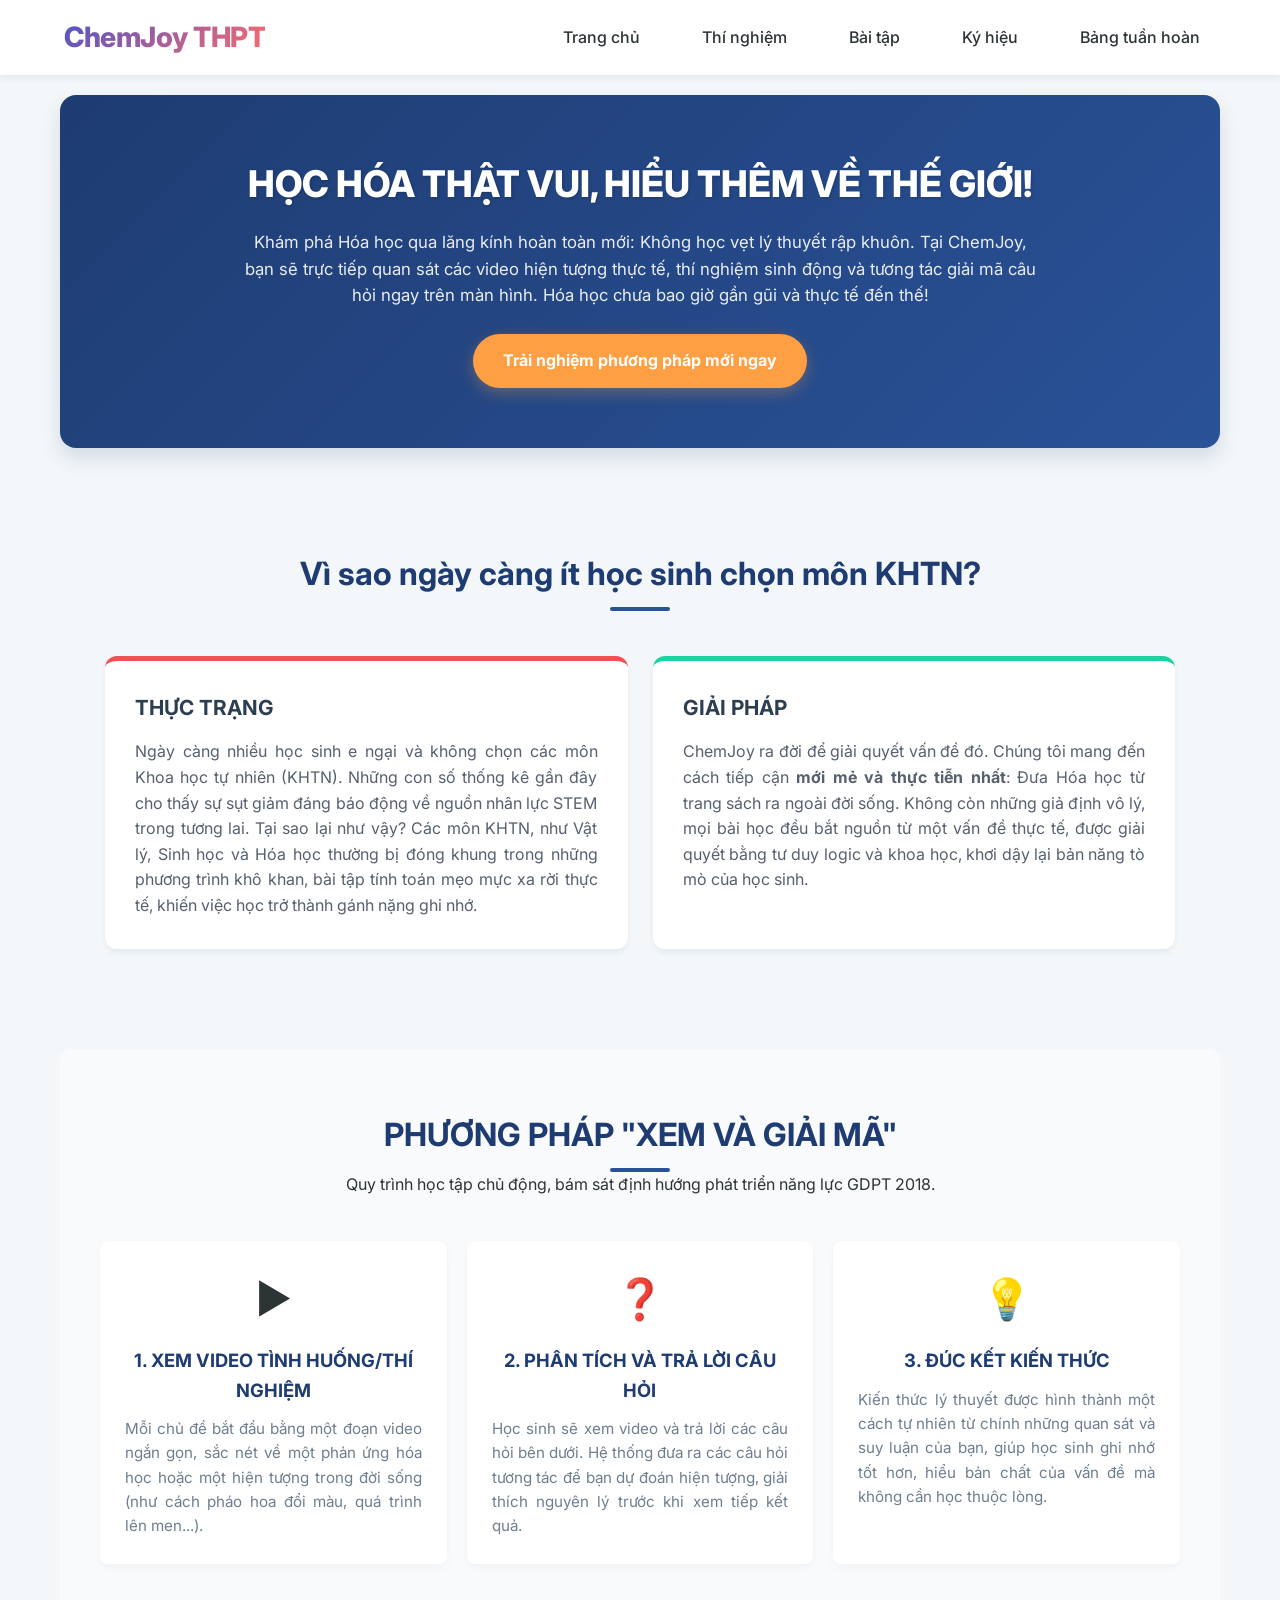
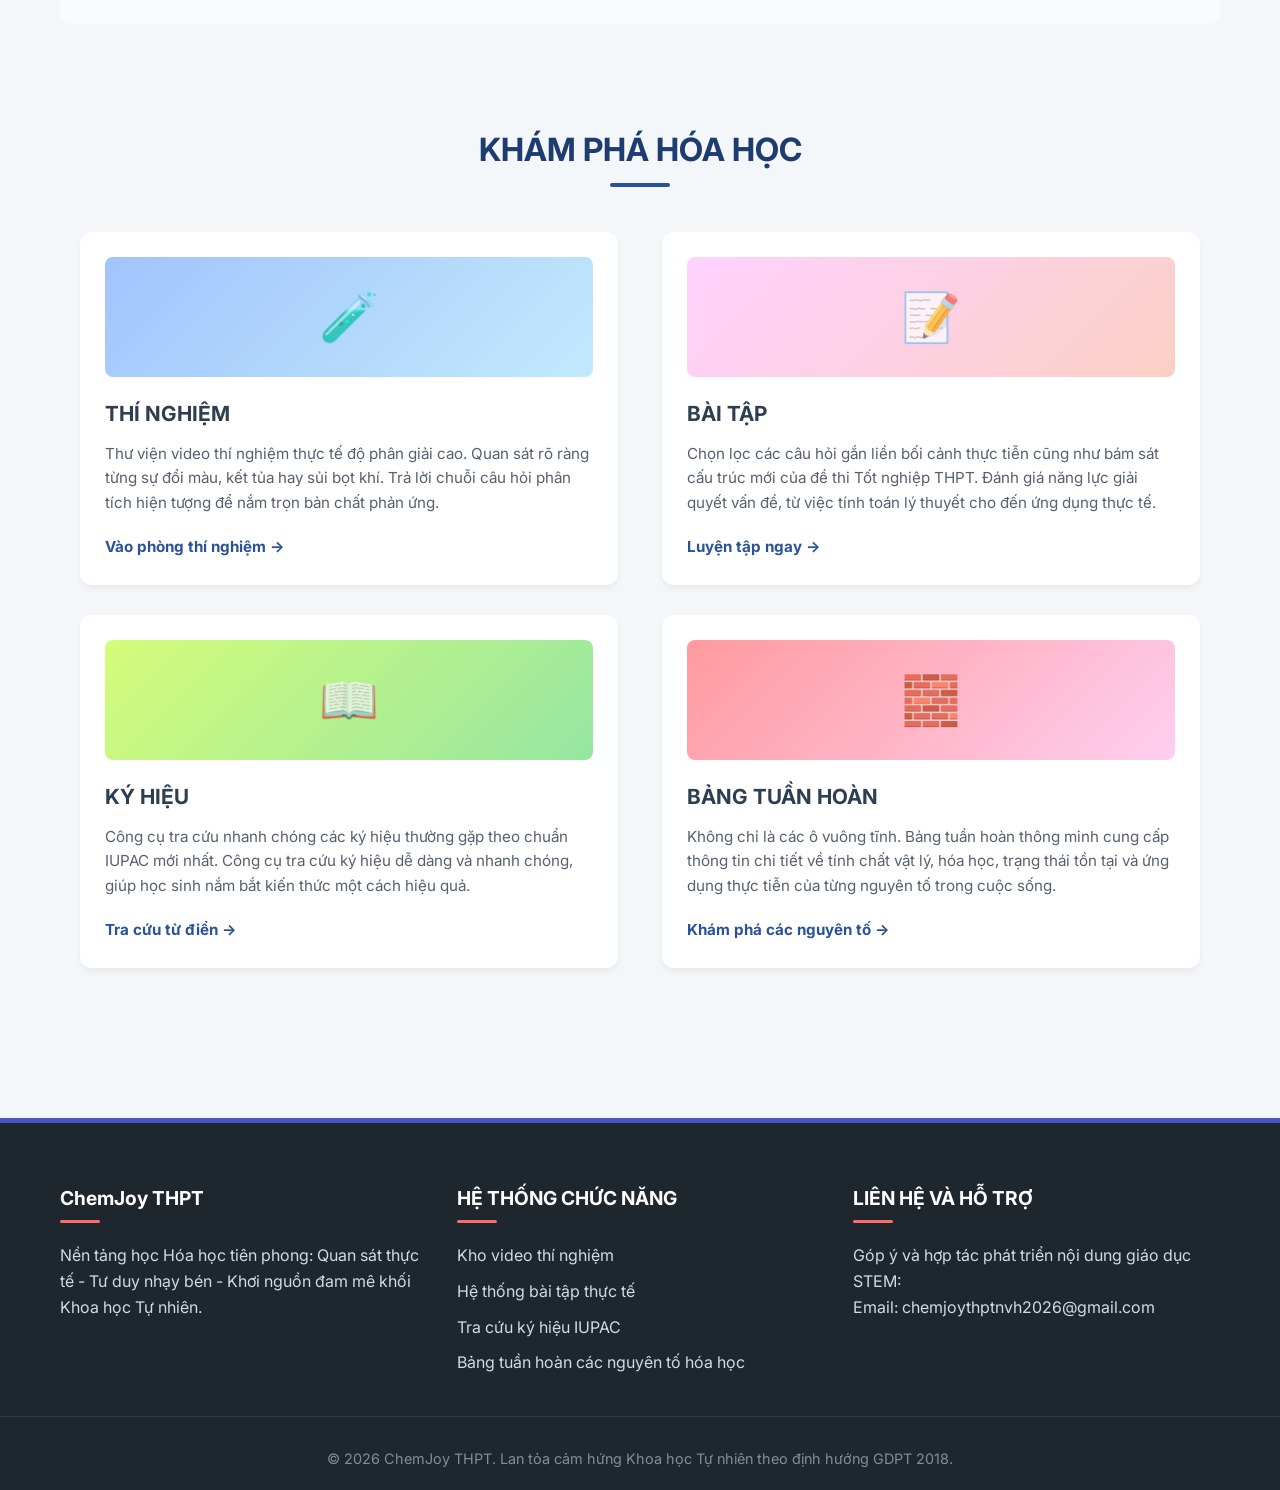
<file: index.html>
<!DOCTYPE html>
<html lang="vi">
<head>
    <meta charset="UTF-8">
    <meta name="viewport" content="width=device-width, initial-scale=1.0">
    <title>ChemJoy THPT: Đánh thức đam mê Khoa học tự nhiên</title>
    <!-- File CSS giả định, không bao gồm code CSS ở đây -->
    <link rel="stylesheet" href="style.css">
</head>
<body>

    <!-- PHẦN HEADER -->
    <header class="site-header">
        <div class="logo-container">
            <h1 class="logo">ChemJoy THPT</h1>
        </div>
        <nav class="main-navigation">
            <ul>
                <li><a href="index.html">Trang chủ</a></li>
                <li><a href="experiments.html">Thí nghiệm</a></li>
                <li><a href="exercises.html">Bài tập</a></li>
                <li><a href="symbols.html">Ký hiệu</a></li>
                <li><a href="periodic.html">Bảng tuần hoàn</a></li>
            </ul>
        </nav>
    </header>

    <main>
        <!-- PHẦN HERO -->
        <section id="home" class="hero-section">
            <div class="hero-content">
                <h2>HỌC HÓA THẬT VUI, HIỂU THÊM VỀ THẾ GIỚI!</h2>
                <p>Khám phá Hóa học qua lăng kính hoàn toàn mới: Không học vẹt lý thuyết rập khuôn. Tại ChemJoy, bạn sẽ trực tiếp quan sát các video hiện tượng thực tế, thí nghiệm sinh động và tương tác giải mã câu hỏi ngay trên màn hình. Hóa học chưa bao giờ gần gũi và thực tế đến thế!</p>
                <a href="experiments.html" class="cta-button">Trải nghiệm phương pháp mới ngay</a>
            </div>
        </section>

        <!-- PHẦN THỰC TRẠNG & TẦM NHÌN (GIẢI QUYẾT VẤN ĐỀ "NÉ" KHTN) -->
        <section class="context-section">
            <div class="section-heading">
                <h2>Vì sao ngày càng ít học sinh chọn môn KHTN?</h2>
            </div>
            <div class="context-content">
                <article class="context-problem">
                    <h3>THỰC TRẠNG</h3>
                    <p style="text-align: justify;">Ngày càng nhiều học sinh e ngại và không chọn các môn Khoa học tự nhiên (KHTN). Những con số thống kê gần đây cho thấy sự sụt giảm đáng báo động về nguồn nhân lực STEM trong tương lai. Tại sao lại như vậy? Các môn KHTN, như Vật lý, Sinh học và Hóa học thường bị đóng khung trong những phương trình khô khan, bài tập tính toán mẹo mực xa rời thực tế, khiến việc học trở thành gánh nặng ghi nhớ.</p>
                </article>
                <article class="context-solution">
                    <h3>GIẢI PHÁP</h3>
                    <p style="text-align: justify;">ChemJoy ra đời để giải quyết vấn đề đó. Chúng tôi mang đến cách tiếp cận <strong>mới mẻ và thực tiễn nhất</strong>: Đưa Hóa học từ trang sách ra ngoài đời sống. Không còn những giả định vô lý, mọi bài học đều bắt nguồn từ một vấn đề thực tế, được giải quyết bằng tư duy logic và khoa học, khơi dậy lại bản năng tò mò của học sinh.</p>
                </article>
            </div>
        </section>

        <!-- PHẦN PHƯƠNG PHÁP HỌC (TÍNH MỚI) -->
        <section class="methodology-section">
            <div class="section-heading">
                <h2>PHƯƠNG PHÁP "XEM VÀ GIẢI MÃ"</h2>
                <p>Quy trình học tập chủ động, bám sát định hướng phát triển năng lực GDPT 2018.</p>
            </div>
            
            <div class="step-grid">
                <!-- Bước 1 -->
                <article class="step-item">
                    <div class="step-icon">▶️</div>
                    <h3>1. XEM VIDEO TÌNH HUỐNG/THÍ NGHIỆM</h3>
                    <p style="text-align: justify;">Mỗi chủ đề bắt đầu bằng một đoạn video ngắn gọn, sắc nét về một phản ứng hóa học hoặc một hiện tượng trong đời sống (như cách pháo hoa đổi màu, quá trình lên men...).</p>
                </article>

                <!-- Bước 2 -->
                <article class="step-item">
                    <div class="step-icon">❓</div>
                    <h3>2. PHÂN TÍCH VÀ TRẢ LỜI CÂU HỎI</h3>
                    <p style="text-align: justify;">Học sinh sẽ xem video và trả lời các câu hỏi bên dưới. Hệ thống đưa ra các câu hỏi tương tác để bạn dự đoán hiện tượng, giải thích nguyên lý trước khi xem tiếp kết quả.</p>
                </article>

                <!-- Bước 3 -->
                <article class="step-item">
                    <div class="step-icon">💡</div>
                    <h3>3. ĐÚC KẾT KIẾN THỨC</h3>
                    <p style="text-align: justify;">Kiến thức lý thuyết được hình thành một cách tự nhiên từ chính những quan sát và suy luận của bạn, giúp học sinh ghi nhớ tốt hơn, hiểu bản chất của vấn đề mà không cần học thuộc lòng.</p>
                </article>
            </div>
        </section>

        <!-- PHẦN CÁC TÍNH NĂNG CHÍNH (DỰA THEO NAVLINKS) -->
        <section id="explore" class="features-section">
            <div class="section-heading">
                <h2>KHÁM PHÁ HÓA HỌC</h2>
            </div>
            
            <div class="feature-grid">
                <!-- Thí nghiệm -->
                <article id="experiments" class="feature-card">
                    <div class="feature-image-placeholder"></div>
                    <h3>THÍ NGHIỆM</h3>
                    <p>Thư viện video thí nghiệm thực tế độ phân giải cao. Quan sát rõ ràng từng sự đổi màu, kết tủa hay sủi bọt khí. Trả lời chuỗi câu hỏi phân tích hiện tượng để nắm trọn bản chất phản ứng.</p>
                    <a href="experiments.html" class="action-link">Vào phòng thí nghiệm &rarr;</a>
                </article>

                <!-- Bài tập -->
                <article id="exercises" class="feature-card">
                    <div class="feature-image-placeholder"></div>
                    <h3>BÀI TẬP</h3>
                    <p>Chọn lọc các câu hỏi gắn liền bối cảnh thực tiễn cũng như bám sát cấu trúc mới của đề thi Tốt nghiệp THPT. Đánh giá năng lực giải quyết vấn đề, từ việc tính toán lý thuyết cho đến ứng dụng thực tế.</p>
                    <a href="exercises.html" class="action-link">Luyện tập ngay &rarr;</a>
                </article>

                <!-- Ký hiệu & Danh pháp -->
                <article id="symbols" class="feature-card">
                    <div class="feature-image-placeholder"></div>
                    <h3>KÝ HIỆU</h3>
                    <p>Công cụ tra cứu nhanh chóng các ký hiệu thường gặp theo chuẩn IUPAC mới nhất. Công cụ tra cứu ký hiệu dễ dàng và nhanh chóng, giúp học sinh nắm bắt kiến thức một cách hiệu quả.</p>
                    <a href="symbols.html" class="action-link">Tra cứu từ điển &rarr;</a>
                </article>

                <!-- Bảng tuần hoàn -->
                <article id="periodic-table" class="feature-card">
                    <div class="feature-image-placeholder"></div>
                    <h3>BẢNG TUẦN HOÀN</h3>
                    <p>Không chỉ là các ô vuông tĩnh. Bảng tuần hoàn thông minh cung cấp thông tin chi tiết về tính chất vật lý, hóa học, trạng thái tồn tại và ứng dụng thực tiễn của từng nguyên tố trong cuộc sống.</p>
                    <a href="periodic.html" class="action-link">Khám phá các nguyên tố &rarr;</a>
                </article>
            </div>
        </section>
    </main>

    <!-- PHẦN FOOTER -->
    <footer class="site-footer">
        <div class="footer-content">
            <div class="footer-column">
                <h4>ChemJoy THPT</h4>
                <p>Nền tảng học Hóa học tiên phong: Quan sát thực tế - Tư duy nhạy bén - Khơi nguồn đam mê khối Khoa học Tự nhiên.</p>
            </div>
            <div class="footer-column">
                <h4>HỆ THỐNG CHỨC NĂNG</h4>
                <ul>
                    <li><a href="experiments.html">Kho video thí nghiệm</a></li>
                    <li><a href="exercises.html">Hệ thống bài tập thực tế</a></li>
                    <li><a href="symbols.html">Tra cứu ký hiệu IUPAC</a></li>
                    <li><a href="periodic.html">Bảng tuần hoàn các nguyên tố hóa học</a></li>
                </ul>
            </div>
            <div class="footer-column">
                <h4>LIÊN HỆ VÀ HỖ TRỢ</h4>
                <p>Góp ý và hợp tác phát triển nội dung giáo dục STEM:</p>
                <ul>
                    <li><a href="#">Email: chemjoythptnvh2026@gmail.com</a></li>
                </ul>
            </div>
        </div>
        <div class="footer-bottom">
            <p>&copy; 2026 ChemJoy THPT. Lan tỏa cảm hứng Khoa học Tự nhiên theo định hướng GDPT 2018.</p>
        </div>
    </footer>

    <!-- File JavaScript giả định -->
    <script>
(function(){if(!window.chatbase||window.chatbase("getState")!=="initialized"){window.chatbase=(...arguments)=>{if(!window.chatbase.q){window.chatbase.q=[]}window.chatbase.q.push(arguments)};window.chatbase=new Proxy(window.chatbase,{get(target,prop){if(prop==="q"){return target.q}return(...args)=>target(prop,...args)}})}const onLoad=function(){const script=document.createElement("script");script.src="https://www.chatbase.co/embed.min.js";script.id="-Cs7lci9b3pVGFaGFv3gi";script.domain="www.chatbase.co";document.body.appendChild(script)};if(document.readyState==="complete"){onLoad()}else{window.addEventListener("load",onLoad)}})();
</script>
</body>
</html>
</file>
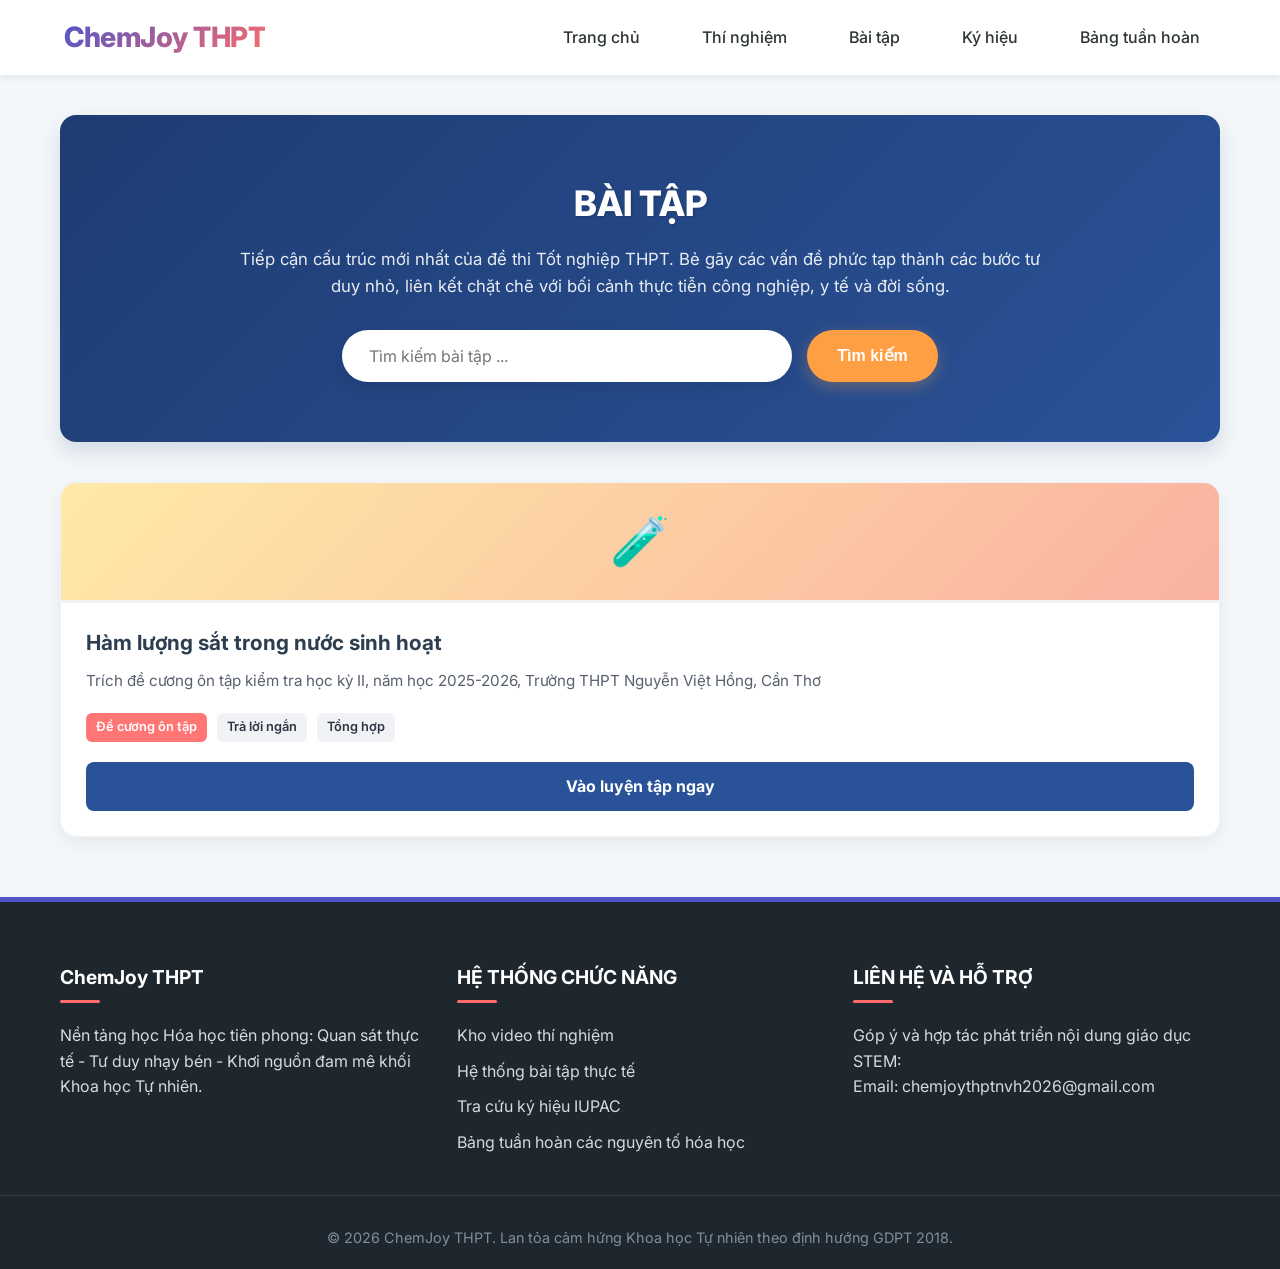
<file: exercises.html>
<!DOCTYPE html>
<html lang="vi">
<head>
    <meta charset="UTF-8">
    <meta name="viewport" content="width=device-width, initial-scale=1.0">
    <title>Bài tập</title>
    <!-- File CSS chung -->
    <link rel="stylesheet" href="style.css">
    
    <style>
        /* =========================================================
           TÙY CHỈNH HERO BANNER (Dựa trên thiết kế chuẩn)
           ========================================================= */
        .page-header {
            background: linear-gradient(135deg, #1e3c72 0%, #2a5298 100%);
            color: white;
            padding: 60px 20px;
            text-align: center;
            border-radius: 16px;
            margin-bottom: 40px;
            box-shadow: 0 10px 20px rgba(30, 60, 114, 0.15);
        }
        .page-header h2 {
            font-size: 2.2rem;
            margin-bottom: 15px;
            text-shadow: 1px 1px 3px rgba(0,0,0,0.2);
            text-transform: uppercase;
        }
        .page-header p {
            max-width: 800px;
            margin: 0 auto;
            line-height: 1.6;
            opacity: 0.9;
            font-size: 1.05rem;
        }

        /* Thanh tìm kiếm hiện đại */
        .search-bar-container {
            display: flex;
            justify-content: center;
            gap: 15px;
            margin-top: 30px;
        }
        .search-input {
            width: 100%;
            max-width: 450px;
            padding: 14px 25px;
            border-radius: 30px;
            border: 2px solid transparent;
            font-size: 1rem;
            outline: none;
            box-shadow: 0 5px 15px rgba(0,0,0,0.1);
            transition: all 0.3s ease;
        }
        .search-input:focus {
            border: 2px solid #ff9f43;
            transform: translateY(-2px);
            box-shadow: 0 8px 20px rgba(0,0,0,0.15);
        }
        .search-btn {
            background-color: #ff9f43;
            color: white;
            border: none;
            padding: 14px 30px;
            border-radius: 30px;
            font-size: 1rem;
            font-weight: bold;
            cursor: pointer;
            box-shadow: 0 5px 15px rgba(255, 159, 67, 0.3);
            transition: all 0.3s ease;
        }
        .search-btn:hover {
            background-color: #ff8f20;
            transform: translateY(-2px);
            box-shadow: 0 8px 20px rgba(255, 159, 67, 0.4);
        }

        /* =========================================================
           HỆ THỐNG DANH MỤC (CARD BO GÓC)
           ========================================================= */
        .exercise-grid {
            display: grid;
            grid-template-columns: repeat(auto-fit, minmax(320px, 1fr));
            gap: 30px;
            margin-bottom: 60px;
        }

        .exercise-card {
            background: #ffffff;
            border-radius: 16px;
            overflow: hidden;
            box-shadow: 0 6px 15px rgba(0,0,0,0.06);
            border: 1px solid #f1f2f6;
            transition: all 0.3s ease;
            display: flex;
            flex-direction: column;
        }

        .exercise-card:hover {
            transform: translateY(-8px);
            box-shadow: 0 15px 30px rgba(42, 82, 152, 0.12);
            border-color: #3498db;
        }

        .card-banner {
            height: 120px;
            background: linear-gradient(135deg, #ece9e6 0%, #ffffff 100%);
            display: flex;
            align-items: center;
            justify-content: center;
            font-size: 3rem;
            border-bottom: 3px solid #f1f2f6;
        }

        .card-banner.chem-1 { background: linear-gradient(135deg, #ffeaa7 0%, #fab1a0 100%); }
        .card-banner.chem-2 { background: linear-gradient(135deg, #81ecec 0%, #74b9ff 100%); }
        .card-banner.chem-3 { background: linear-gradient(135deg, #55efc4 0%, #00b894 100%); }
        .card-banner.chem-4 { background: linear-gradient(135deg, #a29bfe 0%, #6c5ce7 100%); }

        .card-content {
            padding: 25px;
            flex-grow: 1;
            display: flex;
            flex-direction: column;
        }

        .card-title {
            color: #2c3e50;
            font-size: 1.3rem;
            margin-top: 0;
            margin-bottom: 12px;
            line-height: 1.4;
        }

        .card-desc {
            color: #57606f;
            font-size: 0.95rem;
            line-height: 1.6;
            margin-bottom: 20px;
            flex-grow: 1;
        }

        .card-meta {
            display: flex;
            gap: 10px;
            margin-bottom: 20px;
            flex-wrap: wrap;
        }

        .meta-tag {
            background-color: #f1f2f6;
            color: #2f3542;
            padding: 4px 10px;
            border-radius: 6px;
            font-size: 0.8rem;
            font-weight: 600;
        }

        .meta-tag.hot { background-color: #ff7675; color: white; }
        .meta-tag.new { background-color: #00cec9; color: white; }

        .btn-start {
            display: inline-block;
            text-align: center;
            background-color: #2a5298;
            color: white;
            padding: 12px 20px;
            border-radius: 8px;
            text-decoration: none;
            font-weight: bold;
            transition: background-color 0.2s;
            border: none;
            width: 100%;
            box-sizing: border-box;
        }

        .btn-start:hover {
            background-color: #1e3c72;
        }
    </style>
</head>
<body>

    <header class="site-header">
        <div class="logo-container">
            <h1 class="logo">ChemJoy THPT</h1>
        </div>
        <nav class="main-navigation">
            <ul>
                <li><a href="index.html">Trang chủ</a></li>
                <li><a href="experiments.html">Thí nghiệm</a></li>
                <li><a href="exercises.html">Bài tập</a></li>
                <li><a href="symbols.html">Ký hiệu</a></li>
                <li><a href="periodic.html">Bảng tuần hoàn</a></li>
            </ul>
        </nav>
    </header>

    <main class="container" style="max-width: 1200px; margin: 40px auto; padding: 0 20px;">
        
        <!-- HERO BANNER -->
        <section class="page-header">
            <div class="header-content">
                <h2>BÀI TẬP</h2>
                <p>Tiếp cận cấu trúc mới nhất của đề thi Tốt nghiệp THPT. Bẻ gãy các vấn đề phức tạp thành các bước tư duy nhỏ, liên kết chặt chẽ với bối cảnh thực tiễn công nghiệp, y tế và đời sống.</p>
            </div>
            
            <div class="search-bar-container">
                <input type="text" placeholder="Tìm kiếm bài tập ..." class="search-input">
                <button class="search-btn">Tìm kiếm</button>
            </div>
        </section>

        <!-- DANH MỤC BÀI TẬP (GRID CARDS) -->

        <section class="exercise-grid">
            
            <!-- Thẻ bài tập 1 -->
            <article class="exercise-card">
                <div class="card-banner chem-1">🧪</div>
                <div class="card-content">
                    <h3 class="card-title">Hàm lượng sắt trong nước sinh hoạt</h3>
                    <p class="card-desc">Trích đề cương ôn tập kiểm tra học kỳ II, năm học 2025-2026, Trường THPT Nguyễn Việt Hồng, Cần Thơ</p>
                    <div class="card-meta">
                        <span class="meta-tag hot">Đề cương ôn tập</span>
                        <span class="meta-tag">Trả lời ngắn</span>
                        <span class="meta-tag">Tổng hợp</span>
                    </div>
                    <!-- Dẫn link tới file bài tập chi tiết -->
                    <a href="exercise-1.html" class="btn-start">Vào luyện tập ngay</a>
                </div>
            </article>

            
        </section>

    </main>

    <footer class="site-footer">
        <div class="footer-content">
            <div class="footer-column">
                <h4>ChemJoy THPT</h4>
                <p>Nền tảng học Hóa học tiên phong: Quan sát thực tế - Tư duy nhạy bén - Khơi nguồn đam mê khối Khoa học Tự nhiên.</p>
            </div>
            <div class="footer-column">
                <h4>HỆ THỐNG CHỨC NĂNG</h4>
                <ul>
                    <li><a href="experiments.html">Kho video thí nghiệm</a></li>
                    <li><a href="exercises.html">Hệ thống bài tập thực tế</a></li>
                    <li><a href="symbols.html">Tra cứu ký hiệu IUPAC</a></li>
                    <li><a href="periodic.html">Bảng tuần hoàn các nguyên tố hóa học</a></li>
                </ul>
            </div>
            <div class="footer-column">
                <h4>LIÊN HỆ VÀ HỖ TRỢ</h4>
                <p>Góp ý và hợp tác phát triển nội dung giáo dục STEM:</p>
                <ul>
                    <li><a href="#">Email: chemjoythptnvh2026@gmail.com</a></li>
                </ul>
            </div>
        </div>
        <div class="footer-bottom">
            <p>&copy; 2026 ChemJoy THPT. Lan tỏa cảm hứng Khoa học Tự nhiên theo định hướng GDPT 2018.</p>
        </div>
    </footer>
<script>
(function(){if(!window.chatbase||window.chatbase("getState")!=="initialized"){window.chatbase=(...arguments)=>{if(!window.chatbase.q){window.chatbase.q=[]}window.chatbase.q.push(arguments)};window.chatbase=new Proxy(window.chatbase,{get(target,prop){if(prop==="q"){return target.q}return(...args)=>target(prop,...args)}})}const onLoad=function(){const script=document.createElement("script");script.src="https://www.chatbase.co/embed.min.js";script.id="-Cs7lci9b3pVGFaGFv3gi";script.domain="www.chatbase.co";document.body.appendChild(script)};if(document.readyState==="complete"){onLoad()}else{window.addEventListener("load",onLoad)}})();
</script>
</body>
</html>
</file>
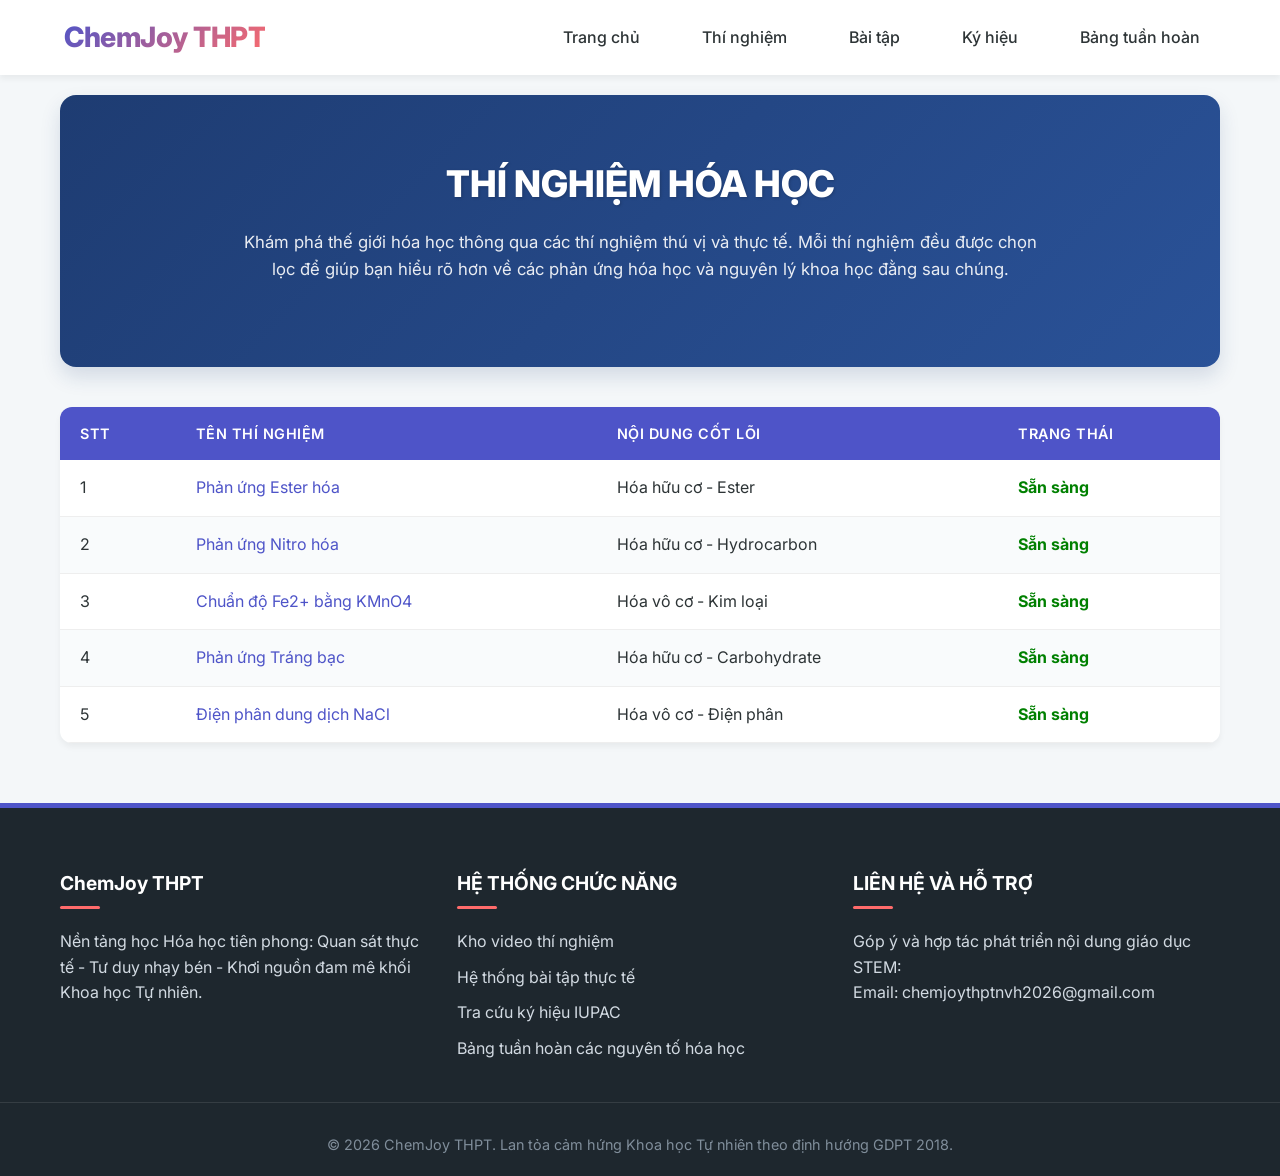
<file: experiments.html>
<!DOCTYPE html>
<html lang="vi">
<head>
    <meta charset="UTF-8">
    <meta name="viewport" content="width=device-width, initial-scale=1.0">
    <title>Thí nghiệm hóa học</title>
    <!-- File CSS giả định -->
    <link rel="stylesheet" href="style.css">
</head>
<body>

    <!-- PHẦN HEADER -->
    <header class="site-header">
        <div class="logo-container">
            <h1 class="logo">ChemJoy THPT</h1>
        </div>
        <nav class="main-navigation">
            <ul>
                <li><a href="index.html">Trang chủ</a></li>
                <li><a href="experiments.html">Thí nghiệm</a></li>
                <li><a href="exercises.html">Bài tập</a></li>
                <li><a href="symbols.html">Ký hiệu</a></li>
                <li><a href="periodic.html">Bảng tuần hoàn</a></li>
            </ul>
        </nav>
    </header>

    <main>
        <!-- PHẦN HERO CỦA TRANG THÍ NGHIỆM -->
        <section id="home" class="hero-section">
            <div class="hero-content">
                <h2>THÍ NGHIỆM HÓA HỌC</h2>
                <p>Khám phá thế giới hóa học thông qua các thí nghiệm thú vị và thực tế. Mỗi thí nghiệm đều được chọn lọc để giúp bạn hiểu rõ hơn về các phản ứng hóa học và nguyên lý khoa học đằng sau chúng.</p>
            </div>
        </section>

        <!-- Bảng danh mục thí nghiệm -->
<table class="experiment-table">
    <thead>
        <tr>
            <th>STT</th>
            <th>Tên thí nghiệm</th>
            <th>Nội dung cốt lõi</th>
            <th>Trạng thái</th>
        </tr>
    </thead>
    <tbody>
        <tr>
            <td>1</td>
            <td><a href="experiment1.html">Phản ứng Ester hóa</a></td>
            <td>Hóa hữu cơ - Ester</td>
            <td style="font-weight: bold; color: green;">Sẵn sàng</td>
        </tr>
        <tr>
            <td>2</td>
            <td><a href="experiment2.html">Phản ứng Nitro hóa</a></td>
            <td>Hóa hữu cơ - Hydrocarbon</td>
            <td style="font-weight: bold; color: green;">Sẵn sàng</td>
        </tr>
        <tr>
            <td>3</td>
            <td><a href="experiment3.html">Chuẩn độ Fe2+ bằng KMnO4</a></td>
            <td>Hóa vô cơ - Kim loại</td>
            <td style="font-weight: bold; color: green;">Sẵn sàng</td>
        </tr>
        <tr>
            <td>4</td>
            <td><a href="experiment4.html">Phản ứng Tráng bạc</a></td>
            <td>Hóa hữu cơ - Carbohydrate</td>
            <td style="font-weight: bold; color: green;">Sẵn sàng</td>
        </tr>
        <tr>
            <td>5</td>
            <td><a href="experiment5.html">Điện phân dung dịch NaCl</a></td>
            <td>Hóa vô cơ - Điện phân</td>
            <td style="font-weight: bold; color: green;">Sẵn sàng</td>
        </tr>
    </tbody>
</table>
    </main>

    <!-- PHẦN FOOTER -->
    <footer class="site-footer">
        <div class="footer-content">
            <div class="footer-column">
                <h4>ChemJoy THPT</h4>
                <p>Nền tảng học Hóa học tiên phong: Quan sát thực tế - Tư duy nhạy bén - Khơi nguồn đam mê khối Khoa học Tự nhiên.</p>
            </div>
            <div class="footer-column">
                <h4>HỆ THỐNG CHỨC NĂNG</h4>
                <ul>
                    <li><a href="experiments.html">Kho video thí nghiệm</a></li>
                    <li><a href="exercises.html">Hệ thống bài tập thực tế</a></li>
                    <li><a href="symbols.html">Tra cứu ký hiệu IUPAC</a></li>
                    <li><a href="periodic.html">Bảng tuần hoàn các nguyên tố hóa học</a></li>
                </ul>
            </div>
            <div class="footer-column">
                <h4>LIÊN HỆ VÀ HỖ TRỢ</h4>
                <p>Góp ý và hợp tác phát triển nội dung giáo dục STEM:</p>
                <ul>
                    <li><a href="#">Email: chemjoythptnvh2026@gmail.com</a></li>
                </ul>
            </div>
        </div>
        <div class="footer-bottom">
            <p>&copy; 2026 ChemJoy THPT. Lan tỏa cảm hứng Khoa học Tự nhiên theo định hướng GDPT 2018.</p>
        </div>
    </footer>

    <!-- File JavaScript giả định -->
    <script>
(function(){if(!window.chatbase||window.chatbase("getState")!=="initialized"){window.chatbase=(...arguments)=>{if(!window.chatbase.q){window.chatbase.q=[]}window.chatbase.q.push(arguments)};window.chatbase=new Proxy(window.chatbase,{get(target,prop){if(prop==="q"){return target.q}return(...args)=>target(prop,...args)}})}const onLoad=function(){const script=document.createElement("script");script.src="https://www.chatbase.co/embed.min.js";script.id="-Cs7lci9b3pVGFaGFv3gi";script.domain="www.chatbase.co";document.body.appendChild(script)};if(document.readyState==="complete"){onLoad()}else{window.addEventListener("load",onLoad)}})();
</script>
</body>
</html>
</file>
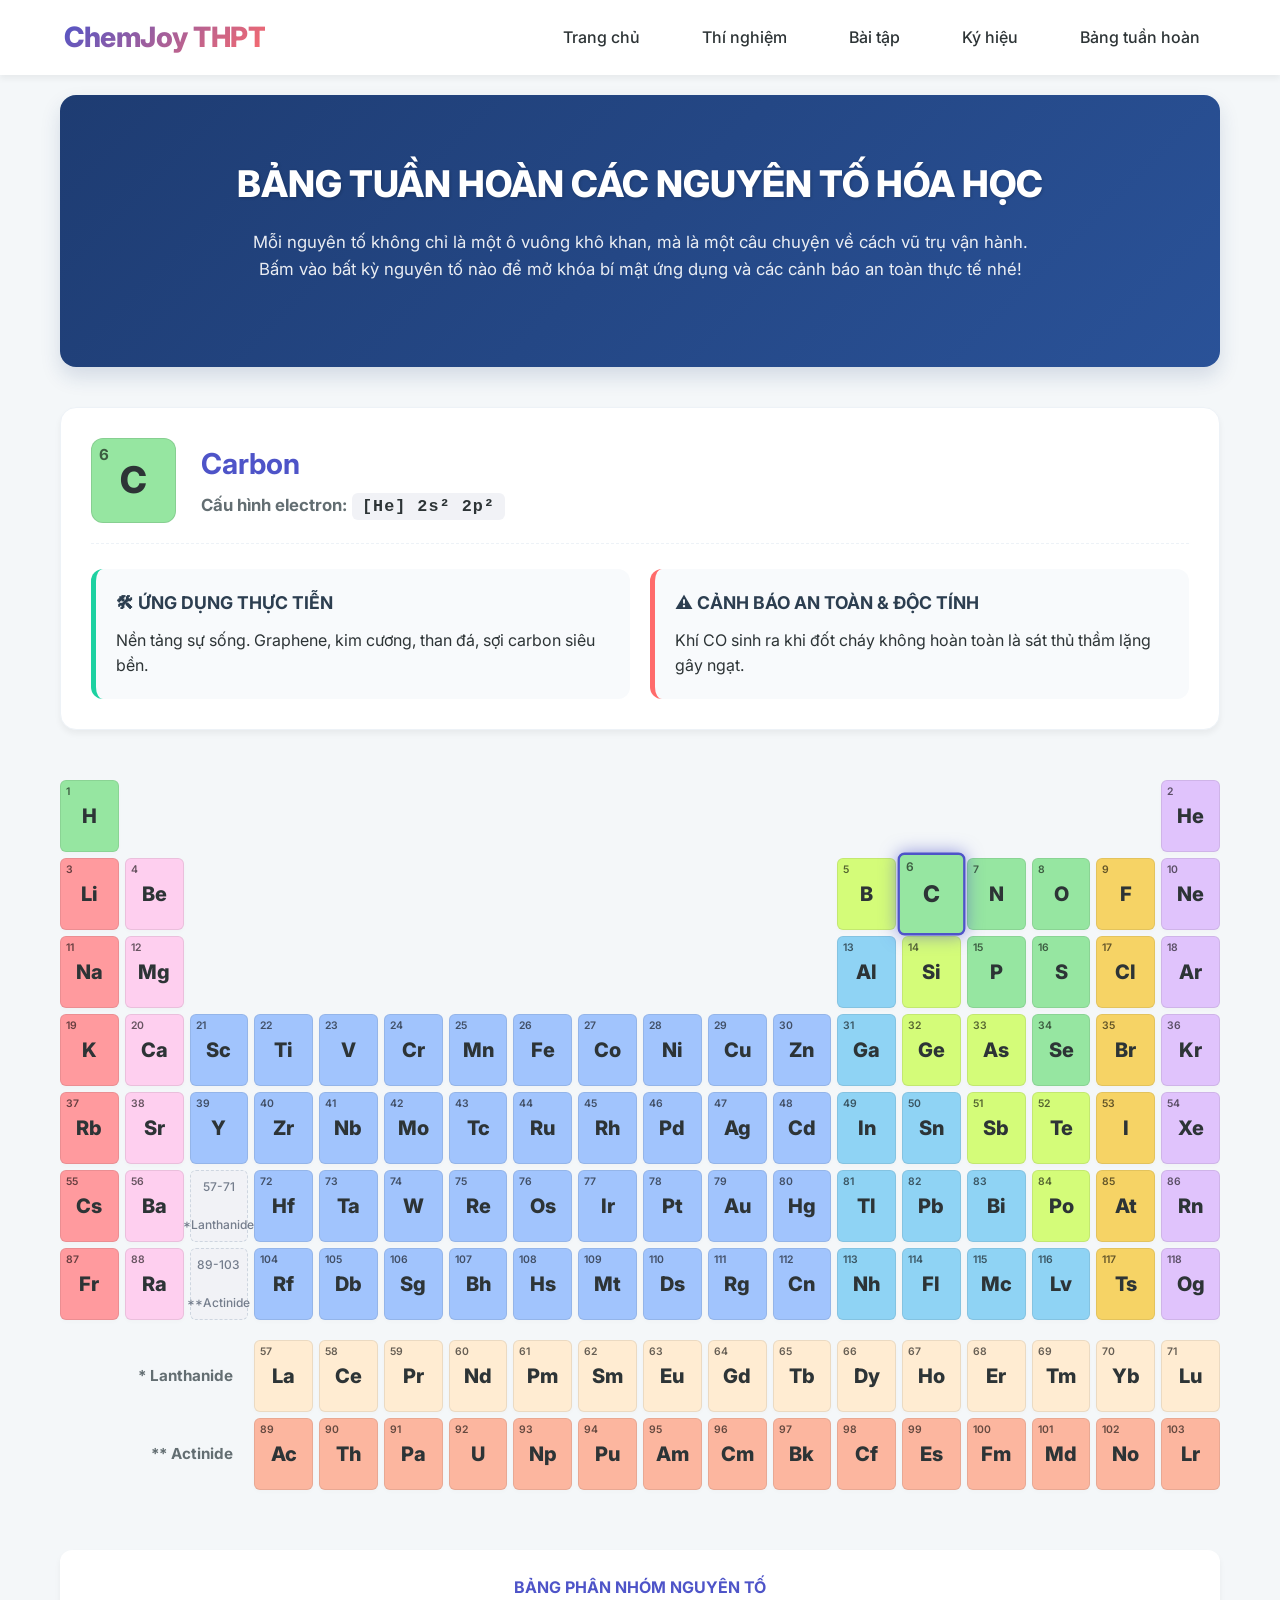
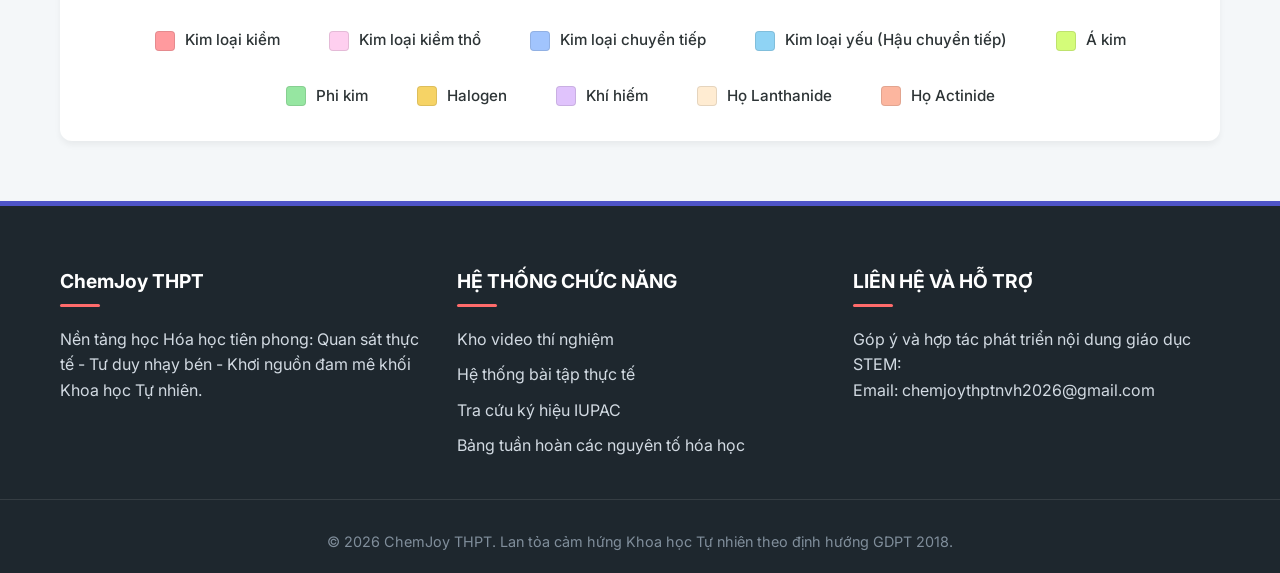
<file: periodic.html>
<!DOCTYPE html>
<html lang="vi">
<head>
    <meta charset="UTF-8">
    <meta name="viewport" content="width=device-width, initial-scale=1.0">
    <title>Bảng tuần hoàn các nguyên tố hóa học</title>
    <!-- File CSS giả định (sử dụng CSS Grid để dàn layout bảng tuần hoàn) -->
    <link rel="stylesheet" href="style.css">
</head>
<body>

    <!-- PHẦN HEADER -->
    <header class="site-header">
        <div class="logo-container">
            <h1 class="logo">ChemJoy THPT</h1>
        </div>
        <nav class="main-navigation">
            <ul>
                <li><a href="index.html">Trang chủ</a></li>
                <li><a href="experiments.html">Thí nghiệm</a></li>
                <li><a href="exercises.html">Bài tập</a></li>
                <li><a href="symbols.html">Ký hiệu</a></li>
                <li><a href="periodic.html">Bảng tuần hoàn</a></li>
            </ul>
        </nav>
    </header>

    <main>
        <section class="page-header">
            <div class="header-content">
                <h2>BẢNG TUẦN HOÀN CÁC NGUYÊN TỐ HÓA HỌC</h2>
                <p>Mỗi nguyên tố không chỉ là một ô vuông khô khan, mà là một câu chuyện về cách vũ trụ vận hành. Bấm vào bất kỳ nguyên tố nào để mở khóa bí mật ứng dụng và các cảnh báo an toàn thực tế nhé!</p>
            </div>
        </section>

        <section class="element-info-panel" id="info-panel">
            <div class="panel-header">
                <div class="element-badge">
                    <span class="badge-z">6</span>
                    <h2 class="badge-symbol">C</h2>
                </div>
                <div class="element-titles">
                    <h3 id="panel-name">Carbon</h3>
                    <p><strong>Cấu hình electron:</strong> <span id="panel-e-config">[He] 2s² 2p²</span></p>
                </div>
            </div>
            
            <div class="practical-insights">
                <article class="insight-card use-card">
                    <h4 style="text-transform: uppercase;">🛠 Ứng dụng thực tiễn</h4>
                    <p id="panel-use">Là nền tảng của sự sống và hóa hữu cơ. Ứng dụng từ ruột bút chì (graphite), trang sức (kim cương) đến vật liệu composite siêu nhẹ trong hàng không.</p>
                </article>
                <article class="insight-card toxic-card">
                    <h4 style="text-transform: uppercase;">⚠️ Cảnh báo an toàn & Độc tính</h4>
                    <p id="panel-toxic">Bản thân Carbon nguyên chất an toàn. Tuy nhiên, khí CO gây ngạt tử vong nhanh chóng, còn CO2 là nguyên nhân chính gây hiệu ứng nhà kính.</p>
                </article>
            </div>
        </section>

        <section class="periodic-table-wrapper">
            <div class="periodic-table-grid">
                
                <div class="element nonmetal" style="grid-column: 1;" data-z="1" data-symbol="H" data-name="Hydrogen" data-e="1s¹" data-use="Nhiên liệu tên lửa, tổng hợp ammonia (phân bón), pin nhiên liệu xe hơi sạch." data-toxic="Cực kỳ dễ cháy nổ khi tiếp xúc với không khí.">
                    <span class="z">1</span><span class="sym">H</span>
                </div>
                <div class="element noble-gas" style="grid-column: 18;" data-z="2" data-symbol="He" data-name="Helium" data-e="1s²" data-use="Bơm khinh khí cầu, làm mát nam châm siêu dẫn trong máy chụp MRI y tế." data-toxic="Trơ hoàn toàn, không độc. Nhưng hít nhiều gây ngạt do chiếm chỗ của oxy.">
                    <span class="z">2</span><span class="sym">He</span>
                </div>

                <div class="element alkali" style="grid-column: 1;" data-z="3" data-symbol="Li" data-name="Lithium" data-e="[He] 2s¹" data-use="Thành phần lõi của pin sạc (Lithium-ion) dùng trong điện thoại, laptop, xe điện." data-toxic="Kim loại Li phản ứng nổ với nước, gây bỏng da nghiêm trọng.">
                    <span class="z">3</span><span class="sym">Li</span>
                </div>
                <div class="element alkaline" data-z="4" data-symbol="Be" data-name="Beryllium" data-e="[He] 2s²" data-use="Hợp kim siêu bền nhẹ cho vệ tinh vũ trụ, tên lửa và cửa sổ tia X." data-toxic="Cực độc! Hít bụi Be gây bệnh phổi không thể chữa khỏi (Berylliosis).">
                    <span class="z">4</span><span class="sym">Be</span>
                </div>
                <div class="element metalloid" style="grid-column: 13;" data-z="5" data-symbol="B" data-name="Boron" data-e="[He] 2s² 2p¹" data-use="Làm kính chịu nhiệt (Borosilicate ở PTN), thuốc sát trùng, sợi thủy tinh." data-toxic="Nuốt lượng lớn hợp chất Boron có thể gây ngộ độc tiêu hóa.">
                    <span class="z">5</span><span class="sym">B</span>
                </div>
                <div class="element nonmetal" data-z="6" data-symbol="C" data-name="Carbon" data-e="[He] 2s² 2p²" data-use="Nền tảng sự sống. Graphene, kim cương, than đá, sợi carbon siêu bền." data-toxic="Khí CO sinh ra khi đốt cháy không hoàn toàn là sát thủ thầm lặng gây ngạt.">
                    <span class="z">6</span><span class="sym">C</span>
                </div>
                <div class="element nonmetal" data-z="7" data-symbol="N" data-name="Nitrogen" data-e="[He] 2s² 2p³" data-use="Chiếm 78% khí quyển, phân bón Urea, chất bảo quản thực phẩm, thuốc nổ." data-toxic="Khí N2 không độc, nhưng nếu thay thế hoàn toàn oxy trong phòng kín sẽ gây ngạt.">
                    <span class="z">7</span><span class="sym">N</span>
                </div>
                <div class="element nonmetal" data-z="8" data-symbol="O" data-name="Oxygen" data-e="[He] 2s² 2p⁴" data-use="Duy trì sự sống, hỗ trợ sự cháy, luyện thép, hàn cắt kim loại." data-toxic="An toàn. Tuy nhiên hít oxy nguyên chất 100% lâu ngày gây tổn thương phổi.">
                    <span class="z">8</span><span class="sym">O</span>
                </div>
                <div class="element halogen" data-z="9" data-symbol="F" data-name="Fluorine" data-e="[He] 2s² 2p⁵" data-use="Ngừa sâu răng (Fluoride), chất chống dính Teflon cho chảo, kem đánh răng." data-toxic="Khí F2 màu vàng nhạt cực độc, ăn mòn mạnh, làm bỏng đường hô hấp.">
                    <span class="z">9</span><span class="sym">F</span>
                </div>
                <div class="element noble-gas" data-z="10" data-symbol="Ne" data-name="Neon" data-e="[He] 2s² 2p⁶" data-use="Đèn quảng cáo Neon (phát ánh sáng đỏ cam rực rỡ), laser khí." data-toxic="Khí trơ, hoàn toàn không độc hại.">
                    <span class="z">10</span><span class="sym">Ne</span>
                </div>

                <div class="element alkali" style="grid-column: 1;" data-z="11" data-symbol="Na" data-name="Sodium" data-e="[Ne] 3s¹" data-use="Muối ăn (NaCl), bột nở (NaHCO3), xút (NaOH), đèn cao áp ánh sáng vàng." data-toxic="Na kim loại cháy nổ khi gặp nước. Ăn nhiều muối gây cao huyết áp.">
                    <span class="z">11</span><span class="sym">Na</span>
                </div>
                <div class="element alkaline" data-z="12" data-symbol="Mg" data-name="Magnesium" data-e="[Ne] 3s²" data-use="Hợp kim làm vỏ laptop siêu nhẹ, lõi diệp lục cây xanh, pháo hoa (sáng trắng)." data-toxic="Bột Mg bắt lửa cực mạnh tạo nhiệt độ cao, không thể dập bằng nước hay CO2.">
                    <span class="z">12</span><span class="sym">Mg</span>
                </div>
                <div class="element post-transition" style="grid-column: 13;" data-z="13" data-symbol="Al" data-name="Aluminium" data-e="[Ne] 3s² 3p¹" data-use="Giấy bạc bọc thực phẩm, lon nước ngọt, khung cửa sổ, vỏ máy bay." data-toxic="An toàn trong đời sống, nhưng phơi nhiễm bụi nhôm lâu dài gây hại phổi.">
                    <span class="z">13</span><span class="sym">Al</span>
                </div>
                <div class="element metalloid" data-z="14" data-symbol="Si" data-name="Silicon" data-e="[Ne] 3s² 3p²" data-use="Trái tim của thung lũng Silicon: chip máy tính, pin năng lượng mặt trời, thủy tinh." data-toxic="Bụi tinh thể silica hít vào phổi lâu ngày gây bệnh bụi phổi (Silicosis).">
                    <span class="z">14</span><span class="sym">Si</span>
                </div>
                <div class="element nonmetal" data-z="15" data-symbol="P" data-name="Phosphorus" data-e="[Ne] 3s² 3p³" data-use="Phân lân (NPK), vỏ bao diêm (P đỏ), cấu trúc DNA và xương cốt." data-toxic="P trắng cực độc, tự bốc cháy trong không khí và gây bỏng tận xương.">
                    <span class="z">15</span><span class="sym">P</span>
                </div>
                <div class="element nonmetal" data-z="16" data-symbol="S" data-name="Sulfur" data-e="[Ne] 3s² 3p⁴" data-use="Sản xuất acid sulfuric (H2SO4), lưu hóa cao su lốp xe, thuốc diệt nấm." data-toxic="Khí SO2 (từ việc đốt than) gây ho, hen suyễn và mưa acid.">
                    <span class="z">16</span><span class="sym">S</span>
                </div>
                <div class="element halogen" data-z="17" data-symbol="Cl" data-name="Chlorine" data-e="[Ne] 3s² 3p⁵" data-use="Khử trùng nước máy/hồ bơi, nhựa PVC, nước tẩy Javel." data-toxic="Khí Cl2 màu vàng lục cực độc, từng được dùng làm vũ khí hóa học thế chiến I.">
                    <span class="z">17</span><span class="sym">Cl</span>
                </div>
                <div class="element noble-gas" data-z="18" data-symbol="Ar" data-name="Argon" data-e="[Ne] 3s² 3p⁶" data-use="Bơm vào bóng đèn sợi đốt chống cháy dây tóc, khí bảo vệ hàn TIG." data-toxic="Trơ và an toàn.">
                    <span class="z">18</span><span class="sym">Ar</span>
                </div>

                <div class="element alkali" style="grid-column: 1;" data-z="19" data-symbol="K" data-name="Potassium" data-e="[Ar] 4s¹" data-use="Phân bón Kali, duy trì nhịp tim con người, xà phòng mềm." data-toxic="Phản ứng bốc cháy mãnh liệt với nước tạo dung dịch kiềm ăn mòn.">
                    <span class="z">19</span><span class="sym">K</span>
                </div>
                <div class="element alkaline" data-z="20" data-symbol="Ca" data-name="Calcium" data-e="[Ar] 4s²" data-use="Cấu tạo xương và răng, xi măng, đá vôi xây dựng." data-toxic="An toàn. Bụi vôi sống (CaO) khi gặp nước (mồ hôi) gây bỏng nhiệt.">
                    <span class="z">20</span><span class="sym">Ca</span>
                </div>
                <div class="element transition" data-z="21" data-symbol="Sc" data-name="Scandium" data-e="[Ar] 3d¹ 4s²" data-use="Khung xe đạp đua siêu nhẹ, gậy bóng chày, đèn cao áp cường độ cao.">
                    <span class="z">21</span><span class="sym">Sc</span>
                </div>
                <div class="element transition" data-z="22" data-symbol="Ti" data-name="Titanium" data-e="[Ar] 3d² 4s²" data-use="Khớp xương/răng nhân tạo, vỏ tàu ngầm, máy bay (siêu bền, chống ăn mòn).">
                    <span class="z">22</span><span class="sym">Ti</span>
                </div>
                <div class="element transition" data-z="23" data-symbol="V" data-name="Vanadium" data-e="[Ar] 3d³ 4s²" data-use="Làm thép không gỉ cường độ cao chế tạo cờ lê, trục xe, lò xo.">
                    <span class="z">23</span><span class="sym">V</span>
                </div>
                <div class="element transition" data-z="24" data-symbol="Cr" data-name="Chromium" data-e="[Ar] 3d⁵ 4s¹" data-use="Thép không gỉ (Inox), mạ bóng vòi nước, cản xe hơi, tạo màu đỏ rubi.">
                    <span class="z">24</span><span class="sym">Cr</span>
                </div>
                <div class="element transition" data-z="25" data-symbol="Mn" data-name="Manganese" data-e="[Ar] 3d⁵ 4s²" data-use="Hợp kim thép đường ray xe lửa, pin khô kiềm, chất xúc tác (MnO2).">
                    <span class="z">25</span><span class="sym">Mn</span>
                </div>
                <div class="element transition" data-z="26" data-symbol="Fe" data-name="Iron" data-e="[Ar] 3d⁶ 4s²" data-use="Cốt lõi ngành xây dựng (Sắt thép), vận chuyển oxy trong tế bào máu hồng cầu.">
                    <span class="z">26</span><span class="sym">Fe</span>
                </div>
                <div class="element transition" data-z="27" data-symbol="Co" data-name="Cobalt" data-e="[Ar] 3d⁷ 4s²" data-use="Chế tạo pin Lithium-ion, nam châm cực mạnh, thủy tinh màu xanh lam biển.">
                    <span class="z">27</span><span class="sym">Co</span>
                </div>
                <div class="element transition" data-z="28" data-symbol="Ni" data-name="Nickel" data-e="[Ar] 3d⁸ 4s²" data-use="Chế tạo tiền xu, thép không gỉ, dây mayso lò sưởi, pin NiMH.">
                    <span class="z">28</span><span class="sym">Ni</span>
                </div>
                <div class="element transition" data-z="29" data-symbol="Cu" data-name="Copper" data-e="[Ar] 3d¹⁰ 4s¹" data-use="Lõi dây điện, ống nước, bo mạch điện tử, hợp kim đồng xu, kháng khuẩn bề mặt.">
                    <span class="z">29</span><span class="sym">Cu</span>
                </div>
                <div class="element transition" data-z="30" data-symbol="Zn" data-name="Zinc" data-e="[Ar] 3d¹⁰ 4s²" data-use="Mạ kẽm chống gỉ cho tôn lợp nhà, kem chống nắng (ZnO), pin kiềm.">
                    <span class="z">30</span><span class="sym">Zn</span>
                </div>
                <div class="element post-transition" data-z="31" data-symbol="Ga" data-name="Gallium" data-e="[Ar] 3d¹⁰ 4s² 4p¹" data-use="Bóng đèn LED, linh kiện bán dẫn cao tần, nhiệt kế y tế không độc.">
                    <span class="z">31</span><span class="sym">Ga</span>
                </div>
                <div class="element metalloid" data-z="32" data-symbol="Ge" data-name="Germanium" data-e="[Ar] 3d¹⁰ 4s² 4p²" data-use="Cáp quang viễn thông, camera nhìn xuyên đêm (hồng ngoại), pin mặt trời.">
                    <span class="z">32</span><span class="sym">Ge</span>
                </div>
                <div class="element metalloid" data-z="33" data-symbol="As" data-name="Arsenic" data-e="[Ar] 3d¹⁰ 4s² 4p³" data-use="Bán dẫn GaAs, làm cứng hợp kim chì." data-toxic="Thạch tín là chất kịch độc, tích tụ trong cơ thể gây ung thư.">
                    <span class="z">33</span><span class="sym">As</span>
                </div>
                <div class="element nonmetal" data-z="34" data-symbol="Se" data-name="Selenium" data-e="[Ar] 3d¹⁰ 4s² 4p⁴" data-use="Dầu gội trị gàu, trống máy photocopy, cảm biến ánh sáng.">
                    <span class="z">34</span><span class="sym">Se</span>
                </div>
                <div class="element halogen" data-z="35" data-symbol="Br" data-name="Bromine" data-e="[Ar] 3d¹⁰ 4s² 4p⁵" data-use="Chất chống cháy trong nhựa, phim ảnh phim X-quang, thuốc an thần cũ." data-toxic="Hơi lỏng màu nâu đỏ gây phỏng nặng và cực kỳ độc đường hô hấp.">
                    <span class="z">35</span><span class="sym">Br</span>
                </div>
                <div class="element noble-gas" data-z="36" data-symbol="Kr" data-name="Krypton" data-e="[Ar] 3d¹⁰ 4s² 4p⁶" data-use="Đèn flash nhiếp ảnh tốc độ cao, đèn huỳnh quang dạ quang, laser phẫu thuật mắt.">
                    <span class="z">36</span><span class="sym">Kr</span>
                </div>

                <div class="element alkali" style="grid-column: 1;" data-z="37" data-symbol="Rb" data-name="Rubidium" data-e="[Kr] 5s¹" data-use="Đồng hồ nguyên tử độ chính xác cao, ống kính tia nhìn đêm.">
                    <span class="z">37</span><span class="sym">Rb</span>
                </div>
                <div class="element alkaline" data-z="38" data-symbol="Sr" data-name="Strontium" data-e="[Kr] 5s²" data-use="Tạo màu đỏ tươi rực rỡ trong pháo hoa, sơn dạ quang.">
                    <span class="z">38</span><span class="sym">Sr</span>
                </div>
                <div class="element transition" data-z="39" data-symbol="Y" data-name="Yttrium" data-e="[Kr] 4d¹ 5s²" data-use="Laser cắt kim loại, đèn LED trắng, màn hình tivi màu đỏ cũ.">
                    <span class="z">39</span><span class="sym">Y</span>
                </div>
                <div class="element transition" data-z="40" data-symbol="Zr" data-name="Zirconium" data-e="[Kr] 4d² 5s²" data-use="Vỏ bọc thanh nhiên liệu lò phản ứng hạt nhân, đá Cubic Zirconia (trang sức).">
                    <span class="z">40</span><span class="sym">Zr</span>
                </div>
                <div class="element transition" data-z="41" data-symbol="Nb" data-name="Niobium" data-e="[Kr] 4d⁴ 5s¹" data-use="Hợp kim thép làm đường ống dẫn khí, nam châm siêu dẫn máy MRI.">
                    <span class="z">41</span><span class="sym">Nb</span>
                </div>
                <div class="element transition" data-z="42" data-symbol="Mo" data-name="Molybdenum" data-e="[Kr] 4d⁵ 5s¹" data-use="Thép chống đạn, động cơ phản lực, dầu bôi trơn máy móc.">
                    <span class="z">42</span><span class="sym">Mo</span>
                </div>
                <div class="element transition" data-z="43" data-symbol="Tc" data-name="Technetium" data-e="[Kr] 4d⁵ 5s²" data-use="Dùng làm chất đồng vị phóng xạ theo dõi hình ảnh trong y học." data-toxic="Có tính phóng xạ nhẹ.">
                    <span class="z">43</span><span class="sym">Tc</span>
                </div>
                <div class="element transition" data-z="44" data-symbol="Ru" data-name="Ruthenium" data-e="[Kr] 4d⁷ 5s¹" data-use="Tiếp điểm điện siêu bền, hợp kim tăng cứng cho Bạch kim (Pt).">
                    <span class="z">44</span><span class="sym">Ru</span>
                </div>
                <div class="element transition" data-z="45" data-symbol="Rh" data-name="Rhodium" data-e="[Kr] 4d⁸ 5s¹" data-use="Mạ trang sức chống xước trắng sáng bóng, bộ lọc khí thải ô tô.">
                    <span class="z">45</span><span class="sym">Rh</span>
                </div>
                <div class="element transition" data-z="46" data-symbol="Pd" data-name="Palladium" data-e="[Kr] 4d¹⁰" data-use="Bộ xúc tác xử lý khí thải ô tô, tụ điện trong smartphone, mạ chân răng.">
                    <span class="z">46</span><span class="sym">Pd</span>
                </div>
                <div class="element transition" data-z="47" data-symbol="Ag" data-name="Silver" data-e="[Kr] 4d¹⁰ 5s¹" data-use="Trang sức, mạch điện trở thấp nhất, tấm pin mặt trời, nano bạc diệt khuẩn.">
                    <span class="z">47</span><span class="sym">Ag</span>
                </div>
                <div class="element transition" data-z="48" data-symbol="Cd" data-name="Cadmium" data-e="[Kr] 4d¹⁰ 5s²" data-use="Pin sạc Ni-Cd cũ, màu vẽ vàng/đỏ rực." data-toxic="Kịch độc, gây suy thận, giòn xương và tích tụ không thải được.">
                    <span class="z">48</span><span class="sym">Cd</span>
                </div>
                <div class="element post-transition" data-z="49" data-symbol="In" data-name="Indium" data-e="[Kr] 4d¹⁰ 5s² 5p¹" data-use="Màng hình cảm ứng (ITO) của điện thoại, LCD.">
                    <span class="z">49</span><span class="sym">In</span>
                </div>
                <div class="element post-transition" data-z="50" data-symbol="Sn" data-name="Tin" data-e="[Kr] 4d¹⁰ 5s² 5p²" data-use="Mối hàn điện tử vô hại (chì thay thế), tráng thiếc vỏ đồ hộp bảo quản thức ăn.">
                    <span class="z">50</span><span class="sym">Sn</span>
                </div>
                <div class="element metalloid" data-z="51" data-symbol="Sb" data-name="Antimony" data-e="[Kr] 4d¹⁰ 5s² 5p³" data-use="Vật liệu chống cháy, ắc quy axit chì.">
                    <span class="z">51</span><span class="sym">Sb</span>
                </div>
                <div class="element metalloid" data-z="52" data-symbol="Te" data-name="Tellurium" data-e="[Kr] 4d¹⁰ 5s² 5p⁴" data-use="Tấm pin mặt trời CdTe, tăng cứng thép hợp kim.">
                    <span class="z">52</span><span class="sym">Te</span>
                </div>
                <div class="element halogen" data-z="53" data-symbol="I" data-name="Iodine" data-e="[Kr] 4d¹⁰ 5s² 5p⁵" data-use="Cồn Iốt sát trùng vết thương, muối iốt ngừa bướu cổ, mực in.">
                    <span class="z">53</span><span class="sym">I</span>
                </div>
                <div class="element noble-gas" data-z="54" data-symbol="Xe" data-name="Xenon" data-e="[Kr] 4d¹⁰ 5s² 5p⁶" data-use="Đèn pha ô tô siêu sáng, động cơ đẩy ion cho vệ tinh vũ trụ.">
                    <span class="z">54</span><span class="sym">Xe</span>
                </div>

                <div class="element alkali" style="grid-column: 1;" data-z="55" data-symbol="Cs" data-name="Cesium" data-e="[Xe] 6s¹" data-use="Đồng hồ nguyên tử định vị GPS chính xác nhất thế giới." data-toxic="Phản ứng nổ tung ngay lập tức khi chạm vào nước ẩm.">
                    <span class="z">55</span><span class="sym">Cs</span>
                </div>
                <div class="element alkaline" data-z="56" data-symbol="Ba" data-name="Barium" data-e="[Xe] 6s²" data-use="Thuốc cản quang chụp X-quang dạ dày, pháo hoa màu xanh lá cây." data-toxic="Các muối bari tan đều độc.">
                    <span class="z">56</span><span class="sym">Ba</span>
                </div>
                
                <div class="element-placeholder" style="grid-column: 3;">
                    <span>57-71</span><br><span>*Lanthanide</span>
                </div>

                <div class="element transition" style="grid-column: 4;" data-z="72" data-symbol="Hf" data-name="Hafnium" data-e="[Xe] 4f¹⁴ 5d² 6s²" data-use="Thanh điều khiển hấp thụ neutron trong lò hạt nhân, vi xử lý Intel siêu nhỏ.">
                    <span class="z">72</span><span class="sym">Hf</span>
                </div>
                <div class="element transition" data-z="73" data-symbol="Ta" data-name="Tantalum" data-e="[Xe] 4f¹⁴ 5d³ 6s²" data-use="Tụ điện thu nhỏ trong mọi smartphone, xương ghép nhân tạo.">
                    <span class="z">73</span><span class="sym">Ta</span>
                </div>
                <div class="element transition" data-z="74" data-symbol="W" data-name="Tungsten" data-e="[Xe] 4f¹⁴ 5d⁴ 6s²" data-use="Dây tóc bóng đèn sợi đốt (chịu nhiệt siêu cao), dao phay cơ khí, phi tiêu.">
                    <span class="z">74</span><span class="sym">W</span>
                </div>
                <div class="element transition" data-z="75" data-symbol="Re" data-name="Rhenium" data-e="[Xe] 4f¹⁴ 5d⁵ 6s²" data-use="Động cơ phản lực nhiệt độ cao, tiếp điểm điện chịu mài mòn.">
                    <span class="z">75</span><span class="sym">Re</span>
                </div>
                <div class="element transition" data-z="76" data-symbol="Os" data-name="Osmium" data-e="[Xe] 4f¹⁴ 5d⁶ 6s²" data-use="Ngòi bút máy cao cấp, chốt bản lề. Nguyên tố nặng và đặc nhất bảng tuần hoàn." data-toxic="Bột Osmium tự sinh ra khí OsO4 có mùi tỏi, phá hủy mắt và phổi.">
                    <span class="z">76</span><span class="sym">Os</span>
                </div>
                <div class="element transition" data-z="77" data-symbol="Ir" data-name="Iridium" data-e="[Xe] 4f¹⁴ 5d⁷ 6s²" data-use="Bugi đánh lửa ô tô siêu bền, thiên thạch.">
                    <span class="z">77</span><span class="sym">Ir</span>
                </div>
                <div class="element transition" data-z="78" data-symbol="Pt" data-name="Platinum" data-e="[Xe] 4f¹⁴ 5d⁹ 6s¹" data-use="Trang sức Bạch Kim cao cấp, xúc tác lọc khí xả xe hơi, thuốc trị ung thư (Cisplatin).">
                    <span class="z">78</span><span class="sym">Pt</span>
                </div>
                <div class="element transition" data-z="79" data-symbol="Au" data-name="Gold" data-e="[Xe] 4f¹⁴ 5d¹⁰ 6s¹" data-use="Tài sản lưu trữ (Vàng), mạ chân tiếp xúc linh kiện điện tử cao cấp, nha khoa." data-toxic="Hoàn toàn trơ và an toàn sinh học.">
                    <span class="z">79</span><span class="sym">Au</span>
                </div>
                <div class="element transition" data-z="80" data-symbol="Hg" data-name="Mercury" data-e="[Xe] 4f¹⁴ 5d¹⁰ 6s²" data-use="Nhiệt kế cũ, đèn huỳnh quang (đèn tuýp), hỗn hống trám răng." data-toxic="Kim loại lỏng duy nhất. Hơi thủy ngân cực độc, gây hủy hoại hệ thần kinh não bộ.">
                    <span class="z">80</span><span class="sym">Hg</span>
                </div>
                <div class="element post-transition" data-z="81" data-symbol="Tl" data-name="Thallium" data-e="[Xe] 4f¹⁴ 5d¹⁰ 6s² 6p¹" data-use="Ống kính hồng ngoại." data-toxic="Được mệnh danh là 'chất độc hoàn hảo' vì không mùi, không vị. Kịch độc.">
                    <span class="z">81</span><span class="sym">Tl</span>
                </div>
                <div class="element post-transition" data-z="82" data-symbol="Pb" data-name="Lead" data-e="[Xe] 4f¹⁴ 5d¹⁰ 6s² 6p²" data-use="Bình ắc quy xe máy/ô tô, áo chắn tia X-quang." data-toxic="Nhiễm độc chì lâu dài gây suy giảm trí tuệ, đã bị cấm pha vào xăng sơn.">
                    <span class="z">82</span><span class="sym">Pb</span>
                </div>
                <div class="element post-transition" data-z="83" data-symbol="Bi" data-name="Bismuth" data-e="[Xe] 4f¹⁴ 5d¹⁰ 6s² 6p³" data-use="Thuốc đau dạ dày (Pepto-Bismol), kim loại nóng chảy thấp thay thế chì độc hại.">
                    <span class="z">83</span><span class="sym">Bi</span>
                </div>
                <div class="element metalloid" data-z="84" data-symbol="Po" data-name="Polonium" data-e="[Xe] 4f¹⁴ 5d¹⁰ 6s² 6p⁴" data-use="Chổi chống tĩnh điện phim ảnh." data-toxic="Phóng xạ cực mạnh và siêu độc (từng dùng làm chất độc ám sát).">
                    <span class="z">84</span><span class="sym">Po</span>
                </div>
                <div class="element halogen" data-z="85" data-symbol="At" data-name="Astatine" data-e="[Xe] 4f¹⁴ 5d¹⁰ 6s² 6p⁵" data-use="Xạ trị ung thư." data-toxic="Phóng xạ cực kỳ nguy hiểm, hiếm nhất vỏ Trái Đất.">
                    <span class="z">85</span><span class="sym">At</span>
                </div>
                <div class="element noble-gas" data-z="86" data-symbol="Rn" data-name="Radon" data-e="[Xe] 4f¹⁴ 5d¹⁰ 6s² 6p⁶" data-use="Dự báo động đất." data-toxic="Khí phóng xạ tự nhiên rỉ từ lòng đất, nguyên nhân thứ 2 gây ung thư phổi sau hút thuốc.">
                    <span class="z">86</span><span class="sym">Rn</span>
                </div>

                <div class="element alkali" style="grid-column: 1;" data-z="87" data-symbol="Fr" data-name="Francium" data-e="[Rn] 7s¹" data-use="Không có ứng dụng thực tiễn do cực hiếm và phân rã chớp nhoáng." data-toxic="Phóng xạ cực mạnh.">
                    <span class="z">87</span><span class="sym">Fr</span>
                </div>
                <div class="element alkaline" data-z="88" data-symbol="Ra" data-name="Radium" data-e="[Rn] 7s²" data-use="Từng dùng làm sơn mặt đồng hồ phát sáng dạ quang thời xưa." data-toxic="Gây bệnh hoại tử xương hàm (Radium jaw) cho công nhân sơn đồng hồ. Phóng xạ mạnh.">
                    <span class="z">88</span><span class="sym">Ra</span>
                </div>

                <div class="element-placeholder" style="grid-column: 3;">
                    <span>89-103</span><br><span>**Actinide</span>
                </div>

                <div class="element transition" style="grid-column: 4;" data-z="104" data-symbol="Rf" data-name="Rutherfordium" data-e="[Rn] 5f¹⁴ 6d² 7s²" data-use="Chỉ phục vụ nghiên cứu vật lý hạt nhân." data-toxic="Nhân tạo, phóng xạ mạnh.">
                    <span class="z">104</span><span class="sym">Rf</span>
                </div>
                <div class="element transition" data-z="105" data-symbol="Db" data-name="Dubnium" data-e="[Rn] 5f¹⁴ 6d³ 7s²" data-use="Chỉ phục vụ nghiên cứu vật lý hạt nhân." data-toxic="Nhân tạo, phóng xạ cực mạnh.">
                    <span class="z">105</span><span class="sym">Db</span>
                </div>
                <div class="element transition" data-z="106" data-symbol="Sg" data-name="Seaborgium" data-e="[Rn] 5f¹⁴ 6d⁴ 7s²" data-use="Chỉ tồn tại chớp nhoáng trong phòng thí nghiệm." data-toxic="Nhân tạo siêu nặng.">
                    <span class="z">106</span><span class="sym">Sg</span>
                </div>
                <div class="element transition" data-z="107" data-symbol="Bh" data-name="Bohrium" data-e="[Rn] 5f¹⁴ 6d⁵ 7s²" data-use="Chỉ phục vụ nghiên cứu khoa học cơ bản." data-toxic="Nhân tạo, phân rã siêu tốc.">
                    <span class="z">107</span><span class="sym">Bh</span>
                </div>
                <div class="element transition" data-z="108" data-symbol="Hs" data-name="Hassium" data-e="[Rn] 5f¹⁴ 6d⁶ 7s²" data-use="Chỉ để nghiên cứu cấu trúc vật chất." data-toxic="Phóng xạ cực mạnh.">
                    <span class="z">108</span><span class="sym">Hs</span>
                </div>
                <div class="element transition" data-z="109" data-symbol="Mt" data-name="Meitnerium" data-e="[Rn] 5f¹⁴ 6d⁷ 7s²" data-use="Không có ứng dụng ngoài nghiên cứu lý thuyết." data-toxic="Nhân tạo, phóng xạ nguy hiểm.">
                    <span class="z">109</span><span class="sym">Mt</span>
                </div>
                <div class="element transition" data-z="110" data-symbol="Ds" data-name="Darmstadtium" data-e="[Rn] 5f¹⁴ 6d⁹ 7s¹" data-use="Chỉ nghiên cứu hạt nhân." data-toxic="Phóng xạ mạnh.">
                    <span class="z">110</span><span class="sym">Ds</span>
                </div>
                <div class="element transition" data-z="111" data-symbol="Rg" data-name="Roentgenium" data-e="[Rn] 5f¹⁴ 6d¹⁰ 7s¹" data-use="Nghiên cứu nguyên tử siêu nặng." data-toxic="Rất độc và phóng xạ.">
                    <span class="z">111</span><span class="sym">Rg</span>
                </div>
                <div class="element transition" data-z="112" data-symbol="Cn" data-name="Copernicium" data-e="[Rn] 5f¹⁴ 6d¹⁰ 7s²" data-use="Khảo sát giới hạn bảng tuần hoàn." data-toxic="Phân rã trong vài giây.">
                    <span class="z">112</span><span class="sym">Cn</span>
                </div>
                <div class="element post-transition" data-z="113" data-symbol="Nh" data-name="Nihonium" data-e="[Rn] 5f¹⁴ 6d¹⁰ 7s² 7p¹" data-use="Nghiên cứu khoa học. Phát hiện bởi Nhật Bản." data-toxic="Nhân tạo, nguy hiểm.">
                    <span class="z">113</span><span class="sym">Nh</span>
                </div>
                <div class="element post-transition" data-z="114" data-symbol="Fl" data-name="Flerovium" data-e="[Rn] 5f¹⁴ 6d¹⁰ 7s² 7p²" data-use="Nghiên cứu hạt nhân." data-toxic="Phóng xạ nguy hiểm.">
                    <span class="z">114</span><span class="sym">Fl</span>
                </div>
                <div class="element post-transition" data-z="115" data-symbol="Mc" data-name="Moscovium" data-e="[Rn] 5f¹⁴ 6d¹⁰ 7s² 7p³" data-use="Nghiên cứu vật lý hạt nhân lý thuyết." data-toxic="Nhân tạo.">
                    <span class="z">115</span><span class="sym">Mc</span>
                </div>
                <div class="element post-transition" data-z="116" data-symbol="Lv" data-name="Livermorium" data-e="[Rn] 5f¹⁴ 6d¹⁰ 7s² 7p⁴" data-use="Không có ứng dụng." data-toxic="Phóng xạ cực mạnh.">
                    <span class="z">116</span><span class="sym">Lv</span>
                </div>
                <div class="element halogen" data-z="117" data-symbol="Ts" data-name="Tennessine" data-e="[Rn] 5f¹⁴ 6d¹⁰ 7s² 7p⁵" data-use="Nghiên cứu 'đảo ổn định' trong vật lý hạt nhân." data-toxic="Phân rã cực nhanh.">
                    <span class="z">117</span><span class="sym">Ts</span>
                </div>
                <div class="element noble-gas" data-z="118" data-symbol="Og" data-name="Oganesson" data-e="[Rn] 5f¹⁴ 6d¹⁰ 7s² 7p⁶" data-use="Nguyên tố nặng nhất hiện biết, nghiên cứu cấu trúc hạt nhân." data-toxic="Phóng xạ siêu mạnh, chỉ tồn tại một phần nghìn giây.">
                    <span class="z">118</span><span class="sym">Og</span>
                </div>
            </div> <div class="special-series-container">
                
                <div class="series-label">* Lanthanide</div>
                <div class="element lanthanide" data-z="57" data-symbol="La" data-name="Lanthanum" data-e="[Xe] 5d¹ 6s²" data-use="Kính viễn vọng camera lai, bình điện hybrid ô tô.">
                    <span class="z">57</span><span class="sym">La</span>
                </div>
                <div class="element lanthanide" data-z="58" data-symbol="Ce" data-name="Cerium" data-e="[Xe] 4f¹ 5d¹ 6s²" data-use="Đá lửa hộp quẹt, xúc tác làm sạch khí xả lò nướng tự làm sạch.">
                    <span class="z">58</span><span class="sym">Ce</span>
                </div>
                <div class="element lanthanide" data-z="59" data-symbol="Pr" data-name="Praseodymium" data-e="[Xe] 4f³ 6s²" data-use="Kính hàn bảo vệ mắt, hợp kim động cơ máy bay.">
                    <span class="z">59</span><span class="sym">Pr</span>
                </div>
                <div class="element lanthanide" data-z="60" data-symbol="Nd" data-name="Neodymium" data-e="[Xe] 4f⁴ 6s²" data-use="Nam châm vĩnh cửu siêu mạnh trong tai nghe, động cơ xe điện Tesla.">
                    <span class="z">60</span><span class="sym">Nd</span>
                </div>
                <div class="element lanthanide" data-z="61" data-symbol="Pm" data-name="Promethium" data-e="[Xe] 4f⁵ 6s²" data-use="Pin hạt nhân siêu bền cho thiết bị thăm dò vũ trụ." data-toxic="Phóng xạ nhẹ.">
                    <span class="z">61</span><span class="sym">Pm</span>
                </div>
                <div class="element lanthanide" data-z="62" data-symbol="Sm" data-name="Samarium" data-e="[Xe] 4f⁶ 6s²" data-use="Nam châm guitar điện, tia X điều trị ung thư xương.">
                    <span class="z">62</span><span class="sym">Sm</span>
                </div>
                <div class="element lanthanide" data-z="63" data-symbol="Eu" data-name="Europium" data-e="[Xe] 4f⁷ 6s²" data-use="Phosphor phát quang đỏ trong màn hình TV và tem chống tiền giả (phát sáng dưới UV).">
                    <span class="z">63</span><span class="sym">Eu</span>
                </div>
                <div class="element lanthanide" data-z="64" data-symbol="Gd" data-name="Gadolinium" data-e="[Xe] 4f⁷ 5d¹ 6s²" data-use="Thuốc cản từ bơm vào ven trước khi chụp MRI từ trường cao.">
                    <span class="z">64</span><span class="sym">Gd</span>
                </div>
                <div class="element lanthanide" data-z="65" data-symbol="Tb" data-name="Terbium" data-e="[Xe] 4f⁹ 6s²" data-use="Thiết bị phát âm thanh dưới mặt bàn (Loa siêu nhỏ).">
                    <span class="z">65</span><span class="sym">Tb</span>
                </div>
                <div class="element lanthanide" data-z="66" data-symbol="Dy" data-name="Dysprosium" data-e="[Xe] 4f¹⁰ 6s²" data-use="Ổ cứng máy tính dung lượng lớn, nam châm turbine gió.">
                    <span class="z">66</span><span class="sym">Dy</span>
                </div>
                <div class="element lanthanide" data-z="67" data-symbol="Ho" data-name="Holmium" data-e="[Xe] 4f¹¹ 6s²" data-use="Tạo từ trường nhân tạo mạnh nhất, dao mổ laser tuyến tiền liệt.">
                    <span class="z">67</span><span class="sym">Ho</span>
                </div>
                <div class="element lanthanide" data-z="68" data-symbol="Er" data-name="Erbium" data-e="[Xe] 4f¹² 6s²" data-use="Bộ khuếch đại quang học trong cáp quang Internet xuyên biển.">
                    <span class="z">68</span><span class="sym">Er</span>
                </div>
                <div class="element lanthanide" data-z="69" data-symbol="Tm" data-name="Thulium" data-e="[Xe] 4f¹³ 6s²" data-use="Máy chụp X-quang xách tay dùng đồng vị.">
                    <span class="z">69</span><span class="sym">Tm</span>
                </div>
                <div class="element lanthanide" data-z="70" data-symbol="Yb" data-name="Ytterbium" data-e="[Xe] 4f¹⁴ 6s²" data-use="Laser cắt kim loại cường độ cao, đo ứng suất động đất.">
                    <span class="z">70</span><span class="sym">Yb</span>
                </div>
                <div class="element lanthanide" data-z="71" data-symbol="Lu" data-name="Lutetium" data-e="[Xe] 4f¹⁴ 5d¹ 6s²" data-use="Máy quyét PET (công nghệ y tế rà soát ung thư toàn thân).">
                    <span class="z">71</span><span class="sym">Lu</span>
                </div>

                <div class="series-label">** Actinide</div>
                <div class="element actinide" data-z="89" data-symbol="Ac" data-name="Actinium" data-e="[Rn] 6d¹ 7s²" data-use="Nguồn bức xạ neutron cho xạ trị khối u." data-toxic="Phóng xạ cực kỳ nguy hiểm.">
                    <span class="z">89</span><span class="sym">Ac</span>
                </div>
                <div class="element actinide" data-z="90" data-symbol="Th" data-name="Thorium" data-e="[Rn] 6d² 7s²" data-use="Nhiên liệu lò phản ứng hạt nhân tương lai (sạch hơn Uranium)." data-toxic="Phóng xạ tự nhiên.">
                    <span class="z">90</span><span class="sym">Th</span>
                </div>
                <div class="element actinide" data-z="91" data-symbol="Pa" data-name="Protactinium" data-e="[Rn] 5f² 6d¹ 7s²" data-use="Nghiên cứu khoa học Trái đất đại dương." data-toxic="Phóng xạ mạnh, kịch độc.">
                    <span class="z">91</span><span class="sym">Pa</span>
                </div>
                <div class="element actinide" data-z="92" data-symbol="U" data-name="Uranium" data-e="[Rn] 5f³ 6d¹ 7s²" data-use="Nhiên liệu lò phản ứng điện hạt nhân, bom nguyên tử lõi." data-toxic="Phóng xạ nguy hiểm, gây ung thư, tổn thương thận nặng nề.">
                    <span class="z">92</span><span class="sym">U</span>
                </div>
                <div class="element actinide" data-z="93" data-symbol="Np" data-name="Neptunium" data-e="[Rn] 5f⁴ 6d¹ 7s²" data-use="Máy dò vi hạt." data-toxic="Sản phẩm phụ của chất thải hạt nhân.">
                    <span class="z">93</span><span class="sym">Np</span>
                </div>
                <div class="element actinide" data-z="94" data-symbol="Pu" data-name="Plutonium" data-e="[Rn] 5f⁶ 7s²" data-use="Lõi vũ khí hạt nhân, pin nguyên tử tàu thám hiểm sao Hỏa." data-toxic="Một trong những chất độc và phóng xạ nguy hiểm nhất tạo bởi con người.">
                    <span class="z">94</span><span class="sym">Pu</span>
                </div>
                <div class="element actinide" data-z="95" data-symbol="Am" data-name="Americium" data-e="[Rn] 5f⁷ 7s²" data-use="Máy báo khói gắn trần nhà (Ion hóa không khí)." data-toxic="Lượng siêu nhỏ an toàn, nhưng nuốt/hít phải sẽ bị nhiễm xạ chết người.">
                    <span class="z">95</span><span class="sym">Am</span>
                </div>
                <div class="element actinide" data-z="96" data-symbol="Cm" data-name="Curium" data-e="[Rn] 5f⁷ 6d¹ 7s²" data-use="Đồng vị năng lượng cung cấp nhiệt cho thiết bị trên mặt trăng." data-toxic="Tích tụ trong xương gây hủy hoại tủy.">
                    <span class="z">96</span><span class="sym">Cm</span>
                </div>
                <div class="element actinide" data-z="97" data-symbol="Bk" data-name="Berkelium" data-e="[Rn] 5f⁹ 7s²" data-use="Chỉ để tổng hợp các nguyên tố nặng hơn." data-toxic="Tổng hợp nhân tạo, nguy hiểm.">
                    <span class="z">97</span><span class="sym">Bk</span>
                </div>
                <div class="element actinide" data-z="98" data-symbol="Cf" data-name="Californium" data-e="[Rn] 5f¹⁰ 7s²" data-use="Máy dò mỏ vàng bạc và mỏ dầu dưới lòng đất, cực kỳ đắt tiền." data-toxic="Phóng xạ mạnh.">
                    <span class="z">98</span><span class="sym">Cf</span>
                </div>
                <div class="element actinide" data-z="99" data-symbol="Es" data-name="Einsteinium" data-e="[Rn] 5f¹¹ 7s²" data-use="Không có ứng dụng ngoài nghiên cứu lý thuyết." data-toxic="Phóng xạ cực mạnh.">
                    <span class="z">99</span><span class="sym">Es</span>
                </div>
                <div class="element actinide" data-z="100" data-symbol="Fm" data-name="Fermium" data-e="[Rn] 5f¹² 7s²" data-use="Chỉ phục vụ nghiên cứu." data-toxic="Nhân tạo.">
                    <span class="z">100</span><span class="sym">Fm</span>
                </div>
                <div class="element actinide" data-z="101" data-symbol="Md" data-name="Mendelevium" data-e="[Rn] 5f¹³ 7s²" data-use="Chỉ phục vụ nghiên cứu vật lý." data-toxic="Nhân tạo siêu nặng.">
                    <span class="z">101</span><span class="sym">Md</span>
                </div>
                <div class="element actinide" data-z="102" data-symbol="No" data-name="Nobelium" data-e="[Rn] 5f¹⁴ 7s²" data-use="Chỉ phục vụ nghiên cứu." data-toxic="Nhân tạo.">
                    <span class="z">102</span><span class="sym">No</span>
                </div>
                <div class="element actinide" data-z="103" data-symbol="Lr" data-name="Lawrencium" data-e="[Rn] 5f¹⁴ 7s² 7p¹" data-use="Nghiên cứu hạt nhân lý thuyết." data-toxic="Phân rã rất nhanh.">
                    <span class="z">103</span><span class="sym">Lr</span>
                </div>
            </div> </section>

        <section class="color-legend">
            <h4 style="text-transform: uppercase;">Bảng Phân Nhóm Nguyên Tố</h4>
            <ul>
                <li><span class="color-box alkali"></span> Kim loại kiềm</li>
                <li><span class="color-box alkaline"></span> Kim loại kiềm thổ</li>
                <li><span class="color-box transition"></span> Kim loại chuyển tiếp</li>
                <li><span class="color-box post-transition"></span> Kim loại yếu (Hậu chuyển tiếp)</li>
                <li><span class="color-box metalloid"></span> Á kim</li>
                <li><span class="color-box nonmetal"></span> Phi kim</li>
                <li><span class="color-box halogen"></span> Halogen</li>
                <li><span class="color-box noble-gas"></span> Khí hiếm</li>
                <li><span class="color-box lanthanide"></span> Họ Lanthanide</li>
                <li><span class="color-box actinide"></span> Họ Actinide</li>
            </ul>
        </section>

    </main>

    <!-- PHẦN FOOTER -->
    <footer class="site-footer">
        <div class="footer-content">
            <div class="footer-column">
                <h4>ChemJoy THPT</h4>
                <p>Nền tảng học Hóa học tiên phong: Quan sát thực tế - Tư duy nhạy bén - Khơi nguồn đam mê khối Khoa học Tự nhiên.</p>
            </div>
            <div class="footer-column">
                <h4>HỆ THỐNG CHỨC NĂNG</h4>
                <ul>
                    <li><a href="experiments.html">Kho video thí nghiệm</a></li>
                    <li><a href="exercises.html">Hệ thống bài tập thực tế</a></li>
                    <li><a href="symbols.html">Tra cứu ký hiệu IUPAC</a></li>
                    <li><a href="periodic.html">Bảng tuần hoàn các nguyên tố hóa học</a></li>
                </ul>
            </div>
            <div class="footer-column">
                <h4>LIÊN HỆ VÀ HỖ TRỢ</h4>
                <p>Góp ý và hợp tác phát triển nội dung giáo dục STEM:</p>
                <ul>
                    <li><a href="#">Email: chemjoythptnvh2026@gmail.com</a></li>
                </ul>
            </div>
        </div>
        <div class="footer-bottom">
            <p>&copy; 2026 ChemJoy THPT. Lan tỏa cảm hứng Khoa học Tự nhiên theo định hướng GDPT 2018.</p>
        </div>
    </footer>

    <!-- File JavaScript giả định -->
    <script>
        document.addEventListener('DOMContentLoaded', () => {
    const elements = document.querySelectorAll('.element');
    const pName = document.getElementById('panel-name');
    const pZ = document.querySelector('.badge-z');
    const pSym = document.querySelector('.badge-symbol');
    const pE = document.getElementById('panel-e-config');
    const pUse = document.getElementById('panel-use');
    const pTox = document.getElementById('panel-toxic');
    const infoPanel = document.getElementById('info-panel');
    const badge = document.querySelector('.element-badge');

    // Hàm lấy màu nền hiện tại của nguyên tố để đồng bộ lên Badge Info
    function getElementColor(el) {
        return window.getComputedStyle(el).backgroundColor;
    }

    // 1. Chức năng Click xem thông tin nguyên tố
    elements.forEach(el => {
        el.addEventListener('click', () => {
            // Xóa trạng thái active của tất cả ô khác
            elements.forEach(e => e.classList.remove('active'));
            el.classList.add('active');

            // Cập nhật text dữ liệu
            pZ.textContent = el.dataset.z;
            pSym.textContent = el.dataset.symbol;
            pName.textContent = el.dataset.name;
            pE.textContent = el.dataset.e;
            pUse.textContent = el.dataset.use;
            
            // Xử lý nếu nguyên tố an toàn/trơ chưa ghi chú độc tính
            pTox.textContent = el.dataset.toxic ? el.dataset.toxic : "Đang cập nhật hoặc nguyên tố an toàn.";

            // Đồng bộ màu của huy hiệu badge với màu của nguyên tố
            badge.style.backgroundColor = getElementColor(el);

            // Hiệu ứng Fade & Slide cho bảng thông tin
            infoPanel.style.opacity = '0';
            infoPanel.style.transform = 'translateY(10px)';
            setTimeout(() => { 
                infoPanel.style.opacity = '1'; 
                infoPanel.style.transform = 'translateY(0)';
            }, 150);
        });
    });

    // 2. Chức năng Hover Chú giải (Legend) để làm nổi bật nhóm nguyên tố
    const legendItems = document.querySelectorAll('.color-legend li');
    legendItems.forEach(item => {
        item.addEventListener('mouseenter', () => {
            // Lấy class phân nhóm từ ô màu (Ví dụ: 'alkali', 'noble-gas')
            const spanClass = item.querySelector('.color-box').classList[1]; 
            
            elements.forEach(el => {
                if(!el.classList.contains(spanClass)) {
                    el.style.opacity = '0.2'; // Làm mờ nguyên tố không thuộc nhóm
                } else {
                    el.style.opacity = '1';
                    el.style.transform = 'scale(1.05)';
                }
            });
        });
        
        item.addEventListener('mouseleave', () => {
            // Trả lại trạng thái bình thường khi không hover nữa
            elements.forEach(el => {
                el.style.opacity = '1';
                if (!el.classList.contains('active')) {
                    el.style.transform = 'scale(1)';
                }
            });
        });
    });

    // 3. Kích hoạt mặc định hiển thị nguyên tố Carbon khi mới vào trang
    const carbon = document.querySelector('.element[data-symbol="C"]');
    if(carbon) {
        carbon.click();
    }
});
    
(function(){if(!window.chatbase||window.chatbase("getState")!=="initialized"){window.chatbase=(...arguments)=>{if(!window.chatbase.q){window.chatbase.q=[]}window.chatbase.q.push(arguments)};window.chatbase=new Proxy(window.chatbase,{get(target,prop){if(prop==="q"){return target.q}return(...args)=>target(prop,...args)}})}const onLoad=function(){const script=document.createElement("script");script.src="https://www.chatbase.co/embed.min.js";script.id="-Cs7lci9b3pVGFaGFv3gi";script.domain="www.chatbase.co";document.body.appendChild(script)};if(document.readyState==="complete"){onLoad()}else{window.addEventListener("load",onLoad)}})();
</script>
    
</body>
</html>
</file>
<file: style.css>
/* ==========================================================================
   1. CÀI ĐẶT CHUNG (VARIABLES, RESET & TYPOGRAPHY)
   ========================================================================== */
/* Sử dụng font Inter - Hỗ trợ Tiếng Việt cực tốt, hiển thị sắc nét */
@import url('https://fonts.googleapis.com/css2?family=Inter:wght@300;400;500;600;700;800&subset=vietnamese&display=swap');

:root {
    /* Bảng màu */
    --primary-color: #4e54c8;      
    --secondary-color: #8f94fb;    
    --accent-color: #ff6b6b;       
    --bg-color: #f4f7f9;           
    --text-main: #2d3436;          
    --text-light: #636e72;
    --white: #ffffff;
    
    /* Hiệu ứng bóng đổ */
    --shadow-sm: 0 4px 6px rgba(0,0,0,0.05);
    --shadow-md: 0 10px 20px rgba(0,0,0,0.08);
    --shadow-hover: 0 15px 30px rgba(78, 84, 200, 0.15);
    
    /* Chuyển động */
    --transition: all 0.3s cubic-bezier(0.25, 0.8, 0.25, 1);
}

* {
    margin: 0;
    padding: 0;
    box-sizing: border-box;
}

body {
    font-family: 'Inter', sans-serif;
    background-color: var(--bg-color);
    color: var(--text-main);
    line-height: 1.6;
    overflow-x: hidden;
}

a {
    text-decoration: none;
    color: var(--primary-color);
    transition: var(--transition);
}

a:hover {
    color: var(--accent-color);
}

ul {
    list-style: none;
}

/* ==========================================================================
   2. BỐ CỤC CHÍNH (LAYOUT)
   ========================================================================== */
main, .container {
    max-width: 1200px;
    margin: 0 auto;
    padding: 0 20px;
}

.main-content, .sidebar {
    background: var(--white);
    border-radius: 16px;
    padding: 25px;
    box-shadow: var(--shadow-sm);
    transition: var(--transition);
}

.main-content:hover, .sidebar:hover {
    box-shadow: var(--shadow-hover);
}

.main-content h1, .main-content h2 {
    color: var(--primary-color);
    margin-bottom: 15px;
}

/* ==========================================================================
   3. HEADER & NAVIGATION
   ========================================================================== */
.site-header {
    background: rgba(255, 255, 255, 0.95);
    backdrop-filter: blur(10px);
    display: flex;
    justify-content: space-between;
    align-items: center;
    padding: 15px 5%;
    box-shadow: var(--shadow-sm);
    position: sticky;
    top: 0;
    z-index: 1000;
}

.logo-container .logo {
    font-size: 28px;
    font-weight: 800;
    background: linear-gradient(135deg, var(--primary-color), var(--accent-color));
    -webkit-background-clip: text;
    -webkit-text-fill-color: transparent;
    letter-spacing: -0.5px;
}

.main-navigation ul {
    display: flex;
    gap: 30px;
}

.main-navigation a {
    font-weight: 500;
    color: var(--text-main);
    padding: 8px 16px;
    border-radius: 20px;
}

.main-navigation a:hover {
    background-color: var(--secondary-color);
    color: var(--white);
    transform: translateY(-2px);
    display: inline-block;
}

/* ==========================================================================
   4. HERO BANNER & THANH TÌM KIẾM (ĐỒNG NHẤT 5 TRANG)
   ========================================================================== */
.page-header, 
.hero-section {
    background: linear-gradient(135deg, #1e3c72 0%, #2a5298 100%);
    color: var(--white);
    padding: 60px 20px;
    text-align: center;
    border-radius: 16px;
    margin: 20px auto 40px auto;
    max-width: 1200px;
    box-shadow: 0 10px 20px rgba(30, 60, 114, 0.15);
}

.header-content h2, 
.hero-content h2 {
    font-size: 2.3rem;
    font-weight: 800;
    margin-bottom: 15px;
    text-shadow: 1px 1px 3px rgba(0,0,0,0.2);
}

.header-content p, 
.hero-content p {
    max-width: 800px;
    margin: 0 auto 25px auto;
    line-height: 1.6;
    opacity: 0.9;
    font-size: 1.05rem;
}

.search-bar-container {
    display: flex;
    justify-content: center;
    gap: 15px;
    margin-top: 10px;
}

.search-input {
    width: 100%;
    max-width: 450px;
    padding: 14px 25px;
    border-radius: 30px;
    border: 2px solid transparent;
    font-size: 1rem;
    outline: none;
    box-shadow: 0 5px 15px rgba(0,0,0,0.1);
    transition: var(--transition);
    font-family: inherit;
}

.search-input:focus {
    border: 2px solid #ff9f43;
    transform: translateY(-2px);
    box-shadow: 0 8px 20px rgba(0,0,0,0.15);
}

.search-btn, .cta-button {
    background-color: #ff9f43;
    color: var(--white);
    border: none;
    padding: 14px 30px;
    border-radius: 30px;
    font-size: 1rem;
    font-weight: 700;
    cursor: pointer;
    text-decoration: none;
    display: inline-block;
    box-shadow: 0 5px 15px rgba(255, 159, 67, 0.3);
    transition: var(--transition);
}

.search-btn:hover, .cta-button:hover {
    background-color: #ff8f20;
    transform: translateY(-2px);
    box-shadow: 0 8px 20px rgba(255, 159, 67, 0.4);
}

/* ==========================================================================
   5. UI COMPONENTS (COMPONENTS DÙNG CHUNG)
   ========================================================================== */
/* Bảng biểu (Tables) */
table {
    width: 100%;
    border-collapse: collapse;
    margin: 25px 0;
    background-color: var(--white);
    border-radius: 12px;
    overflow: hidden;
    box-shadow: var(--shadow-sm);
}

thead {
    background: var(--primary-color);
    color: var(--white);
}

th, td {
    padding: 15px 20px;
    text-align: left;
}

th {
    font-weight: 600;
    text-transform: uppercase;
    font-size: 0.9rem;
    letter-spacing: 0.5px;
}

tbody tr {
    border-bottom: 1px solid #eee;
    transition: background-color 0.2s;
}

tbody tr:nth-child(even) {
    background-color: #f9fbfc;
}

tbody tr:hover {
    background-color: #eef2f5;
}

/* Sidebar dùng chung */
.sidebar {
    border-left: 4px solid var(--accent-color);
    background: linear-gradient(180deg, #ffffff 0%, #f8faff 100%);
    position: sticky;
    top: 85px;
    height: fit-content;
}

.sidebar h3 {
    color: var(--primary-color);
    margin-bottom: 15px;
    font-size: 1.2rem;
    border-bottom: 2px dashed #eee;
    padding-bottom: 10px;
}

.sidebar ul li {
    margin-bottom: 12px;
}

.sidebar ul li a {
    display: block;
    padding: 8px 12px;
    border-radius: 8px;
    background-color: var(--white);
    border: 1px solid #f1f2f6;
    color: var(--text-main);
    font-weight: 500;
}

.sidebar ul li a:hover {
    background-color: var(--primary-color);
    color: var(--white) !important;
    transform: translateX(5px);
    border-color: var(--primary-color);
}

/* Gợi ý Microlearning (Accordion) */
details.microlearning {
    background: #f4f7f9;
    border-radius: 10px;
    border: 1px solid #dfe6e9;
    margin: 20px 0;
    overflow: hidden;
    transition: var(--transition);
}

details.microlearning[open] {
    box-shadow: 0 5px 15px rgba(0,0,0,0.05);
    border-color: var(--secondary-color);
}

details.microlearning summary {
    background: var(--white);
    padding: 15px 20px;
    font-weight: 600;
    color: var(--primary-color);
    cursor: pointer;
    list-style: none;
    display: flex;
    justify-content: space-between;
    align-items: center;
}

details.microlearning summary:hover { background: #f8faff; }
details.microlearning summary::-webkit-details-marker { display: none; }
details.microlearning summary::after {
    content: '+';
    font-size: 1.5rem;
    color: var(--accent-color);
    transition: transform 0.3s ease;
    line-height: 1;
}
details.microlearning[open] summary::after { transform: rotate(45deg); }

details.microlearning p {
    padding: 15px 20px;
    margin: 0;
    background: #fdfdfd;
    border-top: 1px dashed #dfe6e9;
    color: #444;
}

/* Tag Mức độ câu hỏi */
.tag-level {
    display: inline-block;
    padding: 5px 12px;
    border-radius: 20px;
    font-size: 0.75rem;
    font-weight: 700;
    text-transform: uppercase;
    letter-spacing: 0.5px;
    margin-right: 8px;
    box-shadow: 0 2px 5px rgba(0,0,0,0.05);
    vertical-align: middle;
}
.tag-nb { background: #e3f2fd; color: #1565c0; border: 1px solid #bbdefb; } 
.tag-th { background: #e8f5e9; color: #2e7d32; border: 1px solid #c8e6c9; } 
.tag-vd { background: #fff3e0; color: #e65100; border: 1px solid #ffe0b2; } 
.tag-vdc { background: #ffebee; color: #c62828; border: 1px solid #ffcdd2; } 

/* ==========================================================================
   6. SECTION STYLES (TRANG CHỦ & TRANG BÀI TẬP)
   ========================================================================== */
/* Tiêu đề mục (Dùng chung) */
.section-heading {
    text-align: center;
    margin-bottom: 45px;
}
.section-heading h2 {
    font-size: 2rem;
    color: #1e3c72;
    position: relative;
    display: inline-block;
    padding-bottom: 12px;
}
.section-heading h2::after {
    content: '';
    position: absolute;
    bottom: 0;
    left: 50%;
    transform: translateX(-50%);
    width: 60px;
    height: 4px;
    background-color: #2a5298;
    border-radius: 2px;
}

/* Trang chủ: Thực trạng & Giải pháp */
.context-section {
    padding: 60px 20px;
    max-width: 1200px;
    margin: 0 auto;
}
.context-content {
    display: table;
    width: 100%;
    table-layout: fixed;
    border-spacing: 25px 0;
}
.context-problem, .context-solution {
    display: table-cell;
    vertical-align: top;
    background-color: var(--white);
    padding: 30px;
    border-radius: 12px;
    box-shadow: var(--shadow-sm);
    border-top: 5px solid;
}
.context-problem { border-top-color: #ee5253; }
.context-solution { border-top-color: #1dd1a1; }
.context-content h3 { font-size: 1.3rem; margin-bottom: 15px; color: #2c3e50; }
.context-content p { color: #57606f; }

/* Trang chủ: Phương pháp học */
.methodology-section {
    background-color: #f8fafc;
    padding: 60px 20px;
    border-radius: 12px;
    max-width: 1200px;
    margin: 40px auto;
}
.step-grid {
    display: table;
    width: 100%;
    table-layout: fixed;
    border-spacing: 20px 0;
    margin-top: 40px;
}
.step-item {
    display: table-cell;
    vertical-align: top;
    background: var(--white);
    padding: 25px;
    border-radius: 8px;
    text-align: center;
    box-shadow: 0 4px 10px rgba(0,0,0,0.03);
}
.step-icon { font-size: 2.5rem; margin-bottom: 15px; display: inline-block; }
.step-item h3 { font-size: 1.15rem; color: #1e3c72; margin-bottom: 12px; }
.step-item p { font-size: 0.95rem; color: #6f7e8f; }

/* Trang chủ: Grid Features (Thẻ chức năng) */
.features-section { padding: 60px 20px; max-width: 1200px; margin: 0 auto; }
.feature-grid { display: block; margin-top: 40px; }
.feature-card {
    display: block;
    width: 48%;
    float: left;
    margin-right: 4%;
    margin-bottom: 30px;
    background-color: var(--white);
    border-radius: 12px;
    box-shadow: var(--shadow-sm);
    padding: 25px;
    box-sizing: border-box;
    transition: transform 0.3s ease, box-shadow 0.3s ease;
}
.feature-card:nth-child(2n) { margin-right: 0; }
.feature-grid::after { content: ""; clear: both; display: table; }
.feature-card:hover {
    transform: translateY(-5px);
    box-shadow: var(--shadow-md);
}
.feature-image-placeholder {
    height: 120px;
    border-radius: 8px;
    margin-bottom: 20px;
    position: relative;
    overflow: hidden;
}
#experiments .feature-image-placeholder { background: linear-gradient(135deg, #a1c4fd 0%, #c2e9fb 100%); }
#exercises .feature-image-placeholder { background: linear-gradient(135deg, #ffd1ff 0%, #fad0c4 100%); }
#symbols .feature-image-placeholder { background: linear-gradient(135deg, #d4fc79 0%, #96e6a1 100%); }
#periodic-table .feature-image-placeholder { background: linear-gradient(135deg, #ff9a9e 0%, #fecfef 100%); }

.feature-image-placeholder::before {
    content: '🧪';
    position: absolute;
    top: 50%; left: 50%;
    transform: translate(-50%, -50%);
    font-size: 3rem;
    opacity: 0.7;
}
#exercises .feature-image-placeholder::before { content: '📝'; }
#symbols .feature-image-placeholder::before { content: '📖'; }
#periodic-table .feature-image-placeholder::before { content: '🧱'; }

.feature-card h3 { font-size: 1.3rem; color: #2c3e50; margin-bottom: 12px; }
.feature-card p {
    color: #57606f;
    margin-bottom: 20px;
    font-size: 0.95rem;
    height: 72px; 
    overflow: hidden;
}
.action-link {
    display: inline-block;
    color: #2a5298;
    font-weight: 700;
    font-size: 0.95rem;
}
.action-link:hover { color: #ff9f43; }

/* Trang Bài tập: Khối nội dung */
.context-box {
    position: relative;
    background: #f8faff;
    border-left: 6px solid var(--accent-color);
    padding: 20px 20px 20px 50px;
    border-radius: 0 12px 12px 0;
    margin-bottom: 30px;
    box-shadow: 0 4px 10px rgba(0,0,0,0.03);
    color: #2c3e50;
}
.context-box::before {
    content: '🎯';
    position: absolute;
    left: 15px;
    top: 50%;
    transform: translateY(-50%);
    font-size: 1.5rem;
}
.question-block {
    background: var(--white);
    padding: 30px;
    border-radius: 16px;
    margin-bottom: 30px;
    border: 1px solid #eef2f5;
    box-shadow: 0 4px 15px rgba(0,0,0,0.03);
    transition: var(--transition);
}
.question-block:hover {
    transform: translateY(-3px);
    box-shadow: 0 12px 25px rgba(78, 84, 200, 0.08);
    border-color: #d1d8e0;
}
.question-block h3 {
    color: var(--primary-color);
    border-bottom: 2px dashed #e1e8ed;
    padding-bottom: 12px;
    margin-bottom: 20px;
    font-size: 1.3rem;
}

/* Trang Bảng tuần hoàn */
.element.active {
    transform: scale(1.15) !important;
    box-shadow: 0 0 15px rgba(78, 84, 200, 0.6) !important;
    border: 2px solid var(--primary-color);
    z-index: 10;
}

/* ==========================================================================
   7. FOOTER
   ========================================================================== */
.site-footer {
    background-color: #1e272e;
    color: #d2dae2;
    padding: 60px 0 20px 0;
    margin-top: 60px;
    border-top: 5px solid var(--primary-color);
}
.footer-content {
    max-width: 1200px;
    margin: 0 auto;
    display: flex;
    flex-wrap: wrap;
    justify-content: space-between;
    padding: 0 20px;
    gap: 30px;
}
.footer-column { flex: 1; min-width: 250px; }
.footer-column h4 {
    color: var(--white);
    font-size: 1.2rem;
    margin-bottom: 20px;
    position: relative;
    padding-bottom: 10px;
}
.footer-column h4::after {
    content: '';
    position: absolute;
    left: 0; bottom: 0;
    width: 40px; height: 3px;
    background-color: var(--accent-color);
    border-radius: 2px;
}
.footer-column ul li { margin-bottom: 10px; }
.footer-column a { color: #d2dae2; }
.footer-column a:hover { color: var(--secondary-color); padding-left: 5px; }
.footer-bottom {
    text-align: center;
    padding-top: 30px;
    margin-top: 30px;
    border-top: 1px solid rgba(255, 255, 255, 0.1);
    font-size: 0.9rem;
    color: #808e9b;
}

/* ==========================================================================
   8. RESPONSIVE DESIGN (ĐIỆN THOẠI & TABLET)
   ========================================================================== */
@media (max-width: 768px) {
    /* Header */
    .site-header {
        flex-direction: column;
        gap: 15px;
    }
    .main-navigation ul {
        flex-wrap: wrap;
        justify-content: center;
        gap: 15px;
    }
    
    /* Typography */
    .header-content h2, .hero-content h2 { font-size: 1.8rem; }
    
    /* Layout chung */
    .container { flex-direction: column; }
    .main-content, .sidebar {
        flex: 100% !important;
        padding-right: 25px !important; 
        margin-bottom: 20px;
    }
    
    /* Grid & Cards */
    .context-content, .step-grid { display: block; }
    .context-problem, .context-solution, .step-item {
        display: block;
        width: 100%;
        margin-bottom: 20px;
    }
    .feature-card {
        width: 100%;
        margin-right: 0;
    }
    .feature-card p { height: auto; }
    
    /* Footer */
    .footer-content { flex-direction: column; }
}

/* ==========================================================================
   9. BẢNG TUẦN HOÀN (PERIODIC TABLE) - CHUẨN IUPAC
   ========================================================================== */
.periodic-table-wrapper {
    width: 100%;
    overflow-x: auto; /* Cho phép vuốt ngang trên điện thoại */
    padding: 20px 0;
    margin-bottom: 40px;
}

/* Dàn Grid 18 cột cho bảng chính và họ Lanthanide/Actinide */
.periodic-table-grid, 
.special-series-container {
    display: grid;
    grid-template-columns: repeat(18, minmax(55px, 1fr));
    gap: 6px;
    min-width: 1050px; /* Đảm bảo ô vuông không bị bóp méo trên đt */
}

.special-series-container {
    margin-top: 20px;
}

/* Nhãn chú thích Lanthanide/Actinide nằm ở 3 cột đầu tiên */
.series-label {
    grid-column: 1 / span 3;
    display: flex;
    align-items: center;
    justify-content: flex-end;
    padding-right: 15px;
    font-weight: 700;
    color: var(--text-light);
    font-size: 0.95rem;
    text-align: right;
}

/* Kiểu dáng ô nguyên tố */
.element {
    position: relative;
    background: #fff;
    border: 1px solid rgba(0,0,0,0.08);
    border-radius: 6px;
    height: 72px;
    display: flex;
    flex-direction: column;
    justify-content: center;
    align-items: center;
    cursor: pointer;
    transition: all 0.25s cubic-bezier(0.25, 0.8, 0.25, 1);
    box-shadow: 0 2px 4px rgba(0,0,0,0.02);
}

.element:hover {
    transform: scale(1.12);
    z-index: 10;
    box-shadow: 0 8px 15px rgba(0,0,0,0.1);
}

.element.active {
    transform: scale(1.15);
    z-index: 11;
    box-shadow: 0 0 0 2px var(--text-main), 0 10px 20px rgba(0,0,0,0.15);
}

/* Chữ số và ký hiệu trong ô */
.element .z {
    position: absolute;
    top: 3px;
    left: 5px;
    font-size: 0.65rem;
    font-weight: 600;
    color: rgba(0,0,0,0.6);
}

.element .sym {
    font-size: 1.25rem;
    font-weight: 800;
    color: var(--text-main);
}

/* Ô Placeholder (57-71 và 89-103) */
.element-placeholder {
    display: flex;
    flex-direction: column;
    justify-content: center;
    align-items: center;
    background: #f1f2f6;
    border: 1px dashed #ced6e0;
    border-radius: 6px;
    font-size: 0.75rem;
    font-weight: 500;
    color: #747d8c;
    text-align: center;
}

/* BẢNG MÀU PASTEL HIỆN ĐẠI TỪNG NHÓM NGUYÊN TỐ */
.alkali { background-color: #ff9a9e; }
.alkaline { background-color: #fecfef; }
.transition { background-color: #a1c4fd; }
.post-transition { background-color: #8fd3f4; }
.metalloid { background-color: #d4fc79; }
.nonmetal { background-color: #96e6a1; }
.halogen { background-color: #f6d365; }
.noble-gas { background-color: #e0c3fc; }
.lanthanide { background-color: #ffecd2; }
.actinide { background-color: #fcb69f; }

/* Bảng thông tin (Info Panel) hiển thị khi click */
.element-info-panel {
    background: var(--white);
    border-radius: 16px;
    padding: 30px;
    box-shadow: var(--shadow-sm);
    margin-bottom: 30px;
    border: 1px solid #edf2f7;
    transition: transform 0.3s ease, opacity 0.3s ease;
}

.panel-header {
    display: flex;
    align-items: center;
    gap: 25px;
    margin-bottom: 25px;
    padding-bottom: 20px;
    border-bottom: 1px dashed #edf2f7;
}

.element-badge {
    width: 85px;
    height: 85px;
    border-radius: 12px;
    display: flex;
    flex-direction: column;
    justify-content: center;
    align-items: center;
    box-shadow: inset 0 0 0 1px rgba(0,0,0,0.1);
    position: relative;
    background-color: #96e6a1; /* Mặc định của Carbon */
    transition: background-color 0.4s ease;
}

.element-badge .badge-z {
    position: absolute;
    top: 5px;
    left: 8px;
    font-size: 0.95rem;
    font-weight: 700;
    color: rgba(0,0,0,0.6);
}

.element-badge .badge-symbol {
    font-size: 2.3rem;
    font-weight: 800;
    color: #2d3436;
    margin: 0;
}

.element-titles h3 {
    font-size: 1.8rem;
    color: var(--primary-color);
    margin-bottom: 5px;
}

.element-titles p {
    font-size: 1.05rem;
    color: var(--text-light);
}

.element-titles span {
    font-weight: 700;
    color: var(--text-main);
    background: #f1f2f6;
    padding: 4px 10px;
    border-radius: 6px;
    font-family: 'Courier New', Courier, monospace;
    letter-spacing: 1px;
}

/* Thẻ ứng dụng và độc tính */
.practical-insights {
    display: grid;
    grid-template-columns: 1fr 1fr;
    gap: 20px;
}

.insight-card {
    padding: 20px;
    border-radius: 12px;
    background: #f8fafc;
    border-left: 5px solid;
}

.insight-card h4 {
    margin-bottom: 10px;
    font-size: 1.1rem;
    color: #2c3e50;
}

.use-card { border-left-color: #1dd1a1; }
.toxic-card { border-left-color: #ff6b6b; }

/* Khu vực Chú giải (Legend) */
.color-legend {
    background: var(--white);
    padding: 25px;
    border-radius: 12px;
    box-shadow: var(--shadow-sm);
    margin-bottom: 40px;
}

.color-legend h4 {
    text-align: center;
    margin-bottom: 20px;
    color: var(--primary-color);
}

.color-legend ul {
    display: flex;
    flex-wrap: wrap;
    justify-content: center;
    gap: 15px 25px;
}

.color-legend li {
    display: flex;
    align-items: center;
    gap: 10px;
    font-size: 0.95rem;
    font-weight: 500;
    color: var(--text-main);
    cursor: pointer;
    padding: 8px 12px;
    border-radius: 8px;
    transition: var(--transition);
}

.color-legend li:hover {
    background: #f1f2f6;
    transform: translateY(-2px);
}

.color-box {
    width: 20px;
    height: 20px;
    border-radius: 4px;
    box-shadow: inset 0 0 0 1px rgba(0,0,0,0.1);
}

/* Mobile Responsive */
@media (max-width: 768px) {
    .practical-insights {
        grid-template-columns: 1fr;
    }
    .element-info-panel {
        padding: 20px;
    }
}

/* ==========================================================================
   10. TINH CHỈNH GIAO DIỆN TRANG THÍ NGHIỆM (CHUYÊN NGHIỆP HƠN)
   ========================================================================== */

/* 10.1. Tiêu đề và Thẻ phân cách */
.main-content h1 {
    font-size: 1.6rem;
    color: var(--primary-color);
    background: #f4f7f9;
    padding: 15px 20px;
    border-radius: 8px;
    border-left: 5px solid var(--accent-color);
    margin-bottom: 15px;
    line-height: 1.4;
}

.main-content h2 {
    font-size: 1.4rem;
    color: #2c3e50;
    display: flex;
    align-items: center;
    gap: 10px;
    margin-top: 10px;
}

.main-content h2::before {
    content: '';
    display: block;
    width: 6px;
    height: 24px;
    background-color: var(--primary-color);
    border-radius: 4px;
}

.main-content hr {
    border: none;
    height: 2px;
    background: linear-gradient(to right, transparent, #e1e8ed, transparent);
    margin: 35px 0;
}

/* 10.2. Gợi ý học tập (Phần in nghiêng) */
.video-section > p > em,
.analysis-section > p > em {
    display: block;
    background: #fff3e0;
    color: #e65100;
    padding: 12px 18px;
    border-radius: 8px;
    border-left: 4px solid #ff9800;
    font-style: normal;
    font-size: 0.95rem;
    margin-bottom: 25px;
    line-height: 1.5;
}

/* 10.3. Khung Video chuẩn hóa */
.video-container {
    border-radius: 16px;
    overflow: hidden;
    box-shadow: 0 8px 25px rgba(0,0,0,0.1);
    border: 1px solid #edf2f7;
    margin: 25px 0;
    background: #000;
}

.tiktok-embed {
    border-radius: 16px !important;
    box-shadow: 0 8px 25px rgba(0,0,0,0.1) !important;
    margin: 25px auto !important;
    border: 1px solid #edf2f7 !important;
    overflow: hidden;
}

/* 10.4. Tinh chỉnh Khung Câu hỏi (Question Blocks) */
.question-block {
    background: #ffffff;
    border-left: 4px solid var(--secondary-color);
    padding: 25px;
    border-radius: 0 12px 12px 0;
    margin-bottom: 25px;
    box-shadow: 0 4px 15px rgba(0,0,0,0.04);
}

.question-block h3 {
    font-size: 1.15rem;
    color: #1e3c72;
    border-bottom: 1px solid #edf2f7;
    padding-bottom: 10px;
    margin-bottom: 15px;
    background: none;
}

.question-block p {
    margin-bottom: 18px;
    color: #34495e;
    line-height: 1.7;
}

.question-block p:last-child {
    margin-bottom: 0;
}

.question-block strong {
    color: #2c3e50;
    font-weight: 700;
}

/* 10.5. Làm nổi bật phần Đáp án */
.question-block em {
    display: inline-block;
    background-color: #e8f5e9;
    color: #2e7d32;
    padding: 6px 15px;
    border-radius: 20px;
    font-style: normal;
    font-weight: 700;
    font-size: 0.9rem;
    margin-top: 8px;
    box-shadow: 0 2px 5px rgba(46, 125, 50, 0.15);
    border: 1px solid #c8e6c9;
}

/* 10.6. Danh sách trắc nghiệm đúng sai */
.question-block ul {
    padding-left: 0;
    margin-top: 15px;
}

.question-block ul li {
    background: #f8fafc;
    margin-bottom: 10px;
    padding: 12px 15px;
    border-radius: 8px;
    border: 1px solid #edf2f7;
    display: flex;
    align-items: flex-start;
    gap: 10px;
}

.question-block ul li strong {
    margin-left: auto; /* Đẩy chữ (Đúng)/(Sai) sang phải */
    padding: 3px 10px;
    border-radius: 6px;
    font-size: 0.85rem;
    white-space: nowrap;
}

.question-block ul li strong:contains("(Đúng)") {
    background: #e8f5e9;
    color: #2e7d32;
}

.question-block ul li strong:contains("(Sai)") {
    background: #ffebee;
    color: #c62828;
}

/* 10.7. Sidebar (Thực đơn điều hướng thí nghiệm) */
.sidebar ul li {
    margin-bottom: 8px;
}

/* Định dạng cho trạng thái đang active (đang xem) */
.sidebar ul li strong {
    display: block;
    padding: 10px 15px;
    background: linear-gradient(135deg, var(--primary-color), var(--secondary-color));
    color: var(--white);
    border-radius: 8px;
    font-weight: 600;
    box-shadow: 0 4px 10px rgba(78, 84, 200, 0.2);
    transform: translateX(5px);
}

.sidebar ul li a {
    display: block;
    padding: 10px 15px;
    background: var(--white);
    border: 1px solid #edf2f7;
    border-radius: 8px;
    color: #57606f;
    font-weight: 500;
    transition: all 0.3s ease;
}

.sidebar ul li a:hover {
    background: #f8faff;
    border-color: var(--secondary-color);
    color: var(--primary-color);
    transform: translateX(5px);
}

/* ==========================================================================
   11. NÂNG CẤP GIAO DIỆN HỌC TẬP TƯƠNG TÁC (EDTECH UI)
   ========================================================================== */

/* Kéo giãn Sidebar và Main Content để tạo không gian "thở" */
.container {
    gap: 40px; /* Giải quyết lỗi palette bị dính vào nội dung */
}

/* Khối gợi ý tư duy (Socratic & 5W1H) - Color Coding: Cam nhạt */
.socratic-block {
    background: #fff8e1;
    border-left: 5px solid #ffb300;
    padding: 15px 20px;
    border-radius: 8px;
    margin-bottom: 25px;
    color: #455a64;
}
.socratic-block h4 {
    color: #ff8f00;
    margin-bottom: 8px;
    display: flex;
    align-items: center;
    gap: 8px;
}

/* Khối phương pháp Feynman (Không gian cho người học) - Color Coding: Tím nhạt */
.feynman-block {
    background: #f3e5f5;
    border-left: 5px solid #ab47bc;
    padding: 20px;
    border-radius: 8px;
    margin: 25px 0;
}
.feynman-block h4 {
    color: #8e24aa;
    margin-bottom: 10px;
}
.feynman-block textarea {
    width: 100%;
    min-height: 100px;
    padding: 12px;
    border: 1px solid #ce93d8;
    border-radius: 8px;
    font-family: inherit;
    font-size: 0.95rem;
    resize: vertical;
    outline: none;
    transition: var(--transition);
}
.feynman-block textarea:focus {
    border-color: #8e24aa;
    box-shadow: 0 0 0 3px rgba(171, 71, 188, 0.2);
}

/* Khối Trắc nghiệm Tương tác */
.interactive-quiz {
    background: #ffffff;
    border: 1px solid #e2e8f0;
    border-radius: 12px;
    padding: 20px;
    margin-bottom: 20px;
    box-shadow: 0 4px 6px rgba(0,0,0,0.02);
    transition: var(--transition);
}
.interactive-quiz:hover {
    border-color: #cbd5e1;
    box-shadow: 0 8px 15px rgba(0,0,0,0.05);
}
.interactive-quiz p { margin-bottom: 15px; font-weight: 500;}

/* Label cho Radio button */
.quiz-options label {
    display: block;
    padding: 10px 15px;
    margin-bottom: 8px;
    background: #f8fafc;
    border: 1px solid #e2e8f0;
    border-radius: 8px;
    cursor: pointer;
    transition: var(--transition);
}
.quiz-options label:hover { background: #f1f5f9; }
.quiz-options input[type="radio"] { margin-right: 10px; }

/* Ô nhập liệu cho câu hỏi ngắn */
.short-answer-input {
    width: 100%;
    max-width: 300px;
    padding: 10px 15px;
    border: 2px solid #e2e8f0;
    border-radius: 8px;
    font-size: 1rem;
    margin-bottom: 15px;
    outline: none;
}
.short-answer-input:focus { border-color: var(--primary-color); }

/* Nút Kiểm tra */
.check-btn {
    background: var(--primary-color);
    color: white;
    border: none;
    padding: 10px 20px;
    border-radius: 8px;
    font-weight: 600;
    cursor: pointer;
    transition: var(--transition);
    margin-top: 10px;
}
.check-btn:hover { background: var(--secondary-color); transform: translateY(-2px); }

/* Phản hồi đúng/sai */
.feedback {
    margin-top: 15px;
    padding: 12px;
    border-radius: 8px;
    display: none;
    font-weight: 500;
}
.feedback.correct {
    display: block;
    background: #dcfce7;
    color: #166534;
    border: 1px solid #bbf7d0;
}
.feedback.incorrect {
    display: block;
    background: #fee2e2;
    color: #991b1b;
    border: 1px solid #fecaca;
}

/* Khung Video mượt mà */
.responsive-video {
    position: relative;
    padding-bottom: 56.25%;
    height: 0;
    overflow: hidden;
    border-radius: 12px;
    box-shadow: var(--shadow-sm);
    margin: 20px 0;
    background: #000;
}
.responsive-video iframe, .responsive-video blockquote {
    position: absolute;
    top: 0; left: 0;
    width: 100%; height: 100%;
    border: none;
}
</file>
